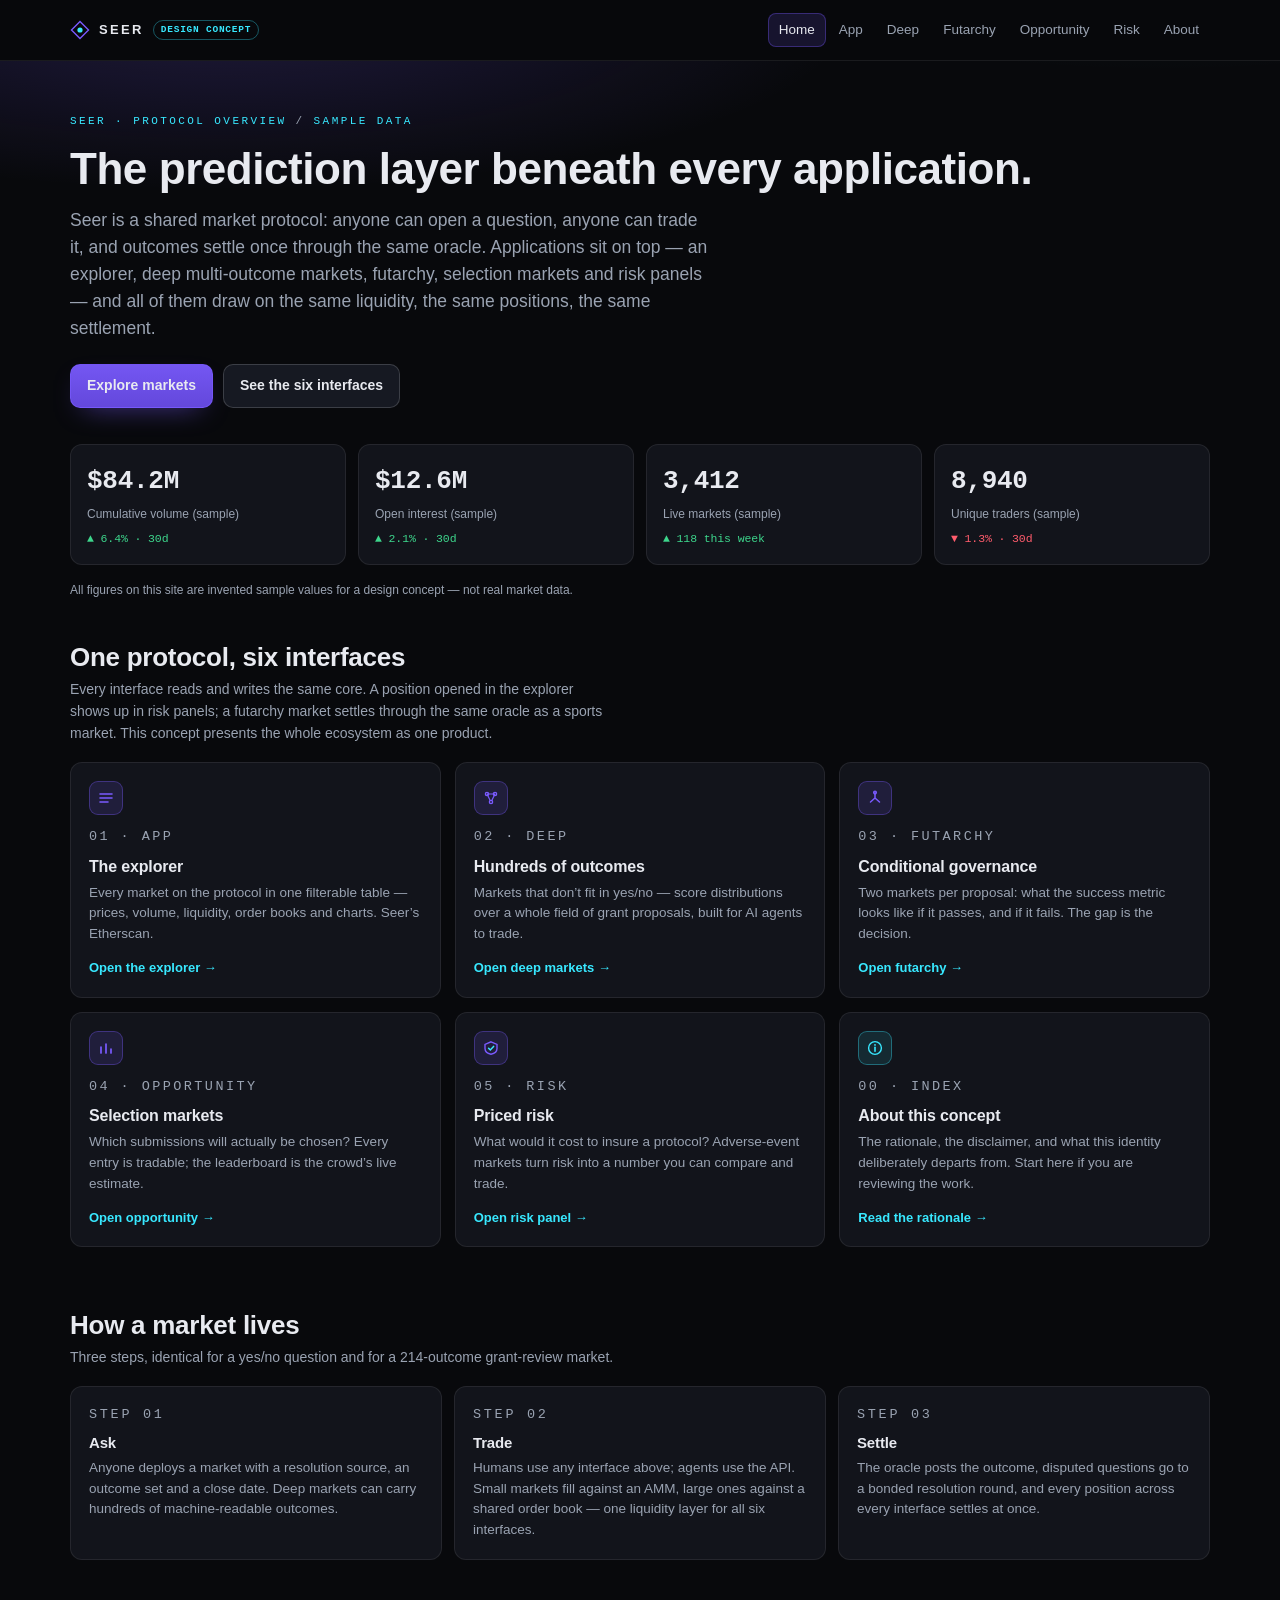
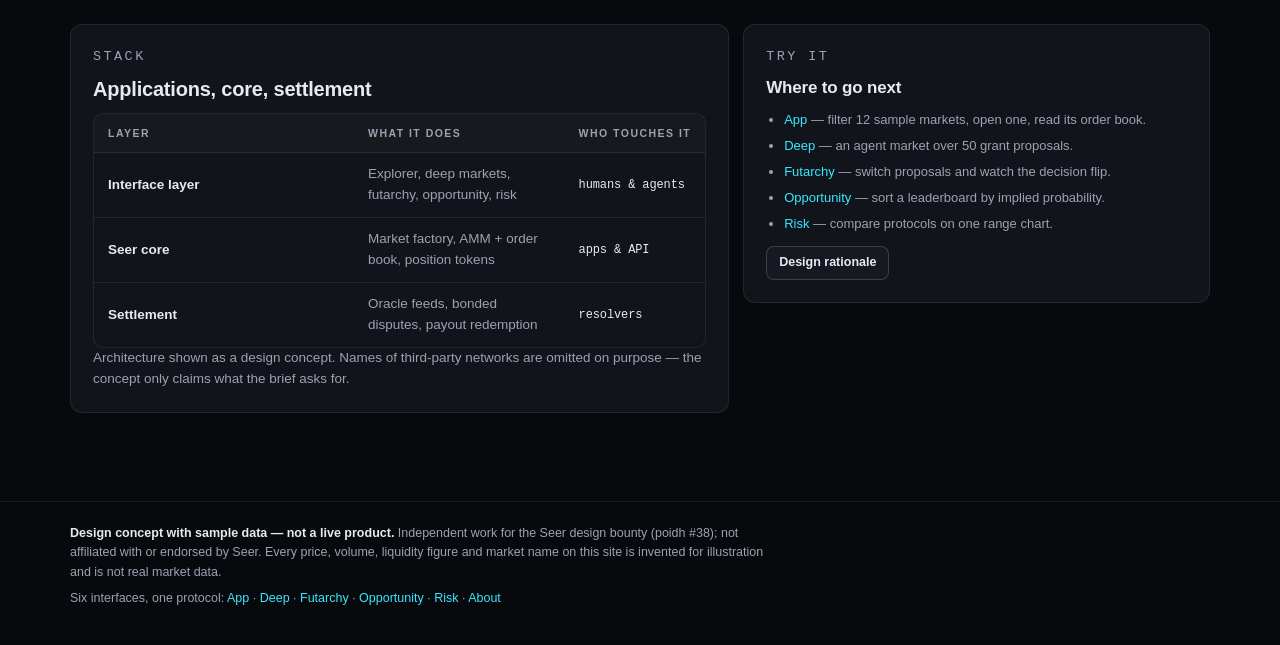
<file: index.html>
<!DOCTYPE html>
<html lang="en">
<head>
<meta charset="utf-8">
<meta name="viewport" content="width=device-width, initial-scale=1">
<title>Seer — the prediction layer beneath every application</title>
<meta name="description" content="Design concept: Seer as a shared prediction-market protocol, with six connected interfaces — explorer, deep markets, futarchy, opportunity and risk. Sample data.">
<link rel="icon" href="favicon.svg" type="image/svg+xml">
<link rel="stylesheet" href="style.css">
</head>
<body>

<header class="site-header">
  <div class="wrap header-inner">
    <a class="brand" href="index.html" aria-label="Seer design concept — home">
      <svg width="20" height="20" viewBox="0 0 20 20" fill="none" aria-hidden="true">
        <path d="M10 1.5 18.5 10 10 18.5 1.5 10Z" stroke="#7A5BFF" stroke-width="1.4"/>
        <circle cx="10" cy="10" r="2.6" fill="#38E8FF"/>
      </svg>
      <span>SEER</span>
      <span class="brand-tag">design concept</span>
    </a>
    <nav class="site-nav" aria-label="Interfaces">
      <a href="index.html" class="active">Home</a>
      <a href="app.html">App</a>
      <a href="deep.html">Deep</a>
      <a href="futarchy.html">Futarchy</a>
      <a href="opportunity.html">Opportunity</a>
      <a href="risk.html">Risk</a>
      <a href="about.html">About</a>
    </nav>
  </div>
</header>

<main>

  <!-- ============ HERO ============ -->
  <section class="hero">
    <div class="wrap">
      <p class="kicker">Seer · protocol overview <span class="sep">/</span> sample data</p>
      <h1>The prediction layer beneath every application.</h1>
      <p class="lead">Seer is a shared market protocol: anyone can open a question, anyone can
        trade it, and outcomes settle once through the same oracle. Applications sit on top —
        an explorer, deep multi-outcome markets, futarchy, selection markets and risk panels —
        and all of them draw on the same liquidity, the same positions, the same settlement.</p>
      <div class="hero-actions">
        <a class="btn primary" href="app.html">Explore markets</a>
        <a class="btn" href="#ecosystem">See the six interfaces</a>
      </div>
    </div>
  </section>

  <!-- ============ STATS ============ -->
  <section class="wrap" aria-label="Protocol snapshot">
    <div class="stats">
      <div class="stat">
        <div class="stat-val"><span class="num" data-count="84.2" data-dec="1" data-pre="$" data-suf="M">$0.0M</span></div>
        <div class="stat-label">Cumulative volume <span class="tiny muted">(sample)</span></div>
        <div class="stat-delta up num">▲ 6.4% · 30d</div>
      </div>
      <div class="stat">
        <div class="stat-val"><span class="num" data-count="12.6" data-dec="1" data-pre="$" data-suf="M">$0.0M</span></div>
        <div class="stat-label">Open interest <span class="tiny muted">(sample)</span></div>
        <div class="stat-delta up num">▲ 2.1% · 30d</div>
      </div>
      <div class="stat">
        <div class="stat-val"><span class="num" data-count="3412" data-pre="" data-suf="">0</span></div>
        <div class="stat-label">Live markets <span class="tiny muted">(sample)</span></div>
        <div class="stat-delta up num">▲ 118 this week</div>
      </div>
      <div class="stat">
        <div class="stat-val"><span class="num" data-count="8940" data-pre="" data-suf="">0</span></div>
        <div class="stat-label">Unique traders <span class="tiny muted">(sample)</span></div>
        <div class="stat-delta down num">▼ 1.3% · 30d</div>
      </div>
    </div>
    <p class="tiny muted mt">All figures on this site are invented sample values for a design
      concept — not real market data.</p>
  </section>

  <!-- ============ ECOSYSTEM ============ -->
  <section class="section" id="ecosystem">
    <div class="wrap">
      <div class="section-head">
        <h2>One protocol, six interfaces</h2>
        <p class="sub">Every interface reads and writes the same core. A position opened in the
          explorer shows up in risk panels; a futarchy market settles through the same oracle as
          a sports market. This concept presents the whole ecosystem as one product.</p>
      </div>

      <div class="g12">
        <!-- 01 App -->
        <div class="col-4">
          <a class="card card-link card-hover" href="app.html">
            <span class="icon-chip"><svg width="16" height="16" viewBox="0 0 16 16" fill="none" aria-hidden="true"><path d="M2 4h12M2 8h12M2 12h8" stroke="#7A5BFF" stroke-width="1.6" stroke-linecap="round"/></svg></span>
            <p class="card-kicker">01 · App</p>
            <h3 class="card-title">The explorer</h3>
            <p>Every market on the protocol in one filterable table — prices, volume, liquidity,
              order books and charts. Seer&rsquo;s Etherscan.</p>
            <span class="card-cta">Open the explorer →</span>
          </a>
        </div>
        <!-- 02 Deep -->
        <div class="col-4">
          <a class="card card-link card-hover" href="deep.html">
            <span class="icon-chip"><svg width="16" height="16" viewBox="0 0 16 16" fill="none" aria-hidden="true"><circle cx="4" cy="4" r="1.6" stroke="#7A5BFF" stroke-width="1.4"/><circle cx="12" cy="4" r="1.6" stroke="#7A5BFF" stroke-width="1.4"/><circle cx="8" cy="12" r="1.6" stroke="#7A5BFF" stroke-width="1.4"/><path d="M4 4h8M4 4l3.2 6.4M12 4 8.8 10.4" stroke="#7A5BFF" stroke-width="1.2"/></svg></span>
            <p class="card-kicker">02 · Deep</p>
            <h3 class="card-title">Hundreds of outcomes</h3>
            <p>Markets that don&rsquo;t fit in yes/no — score distributions over a whole field of
              grant proposals, built for AI agents to trade.</p>
            <span class="card-cta">Open deep markets →</span>
          </a>
        </div>
        <!-- 03 Futarchy -->
        <div class="col-4">
          <a class="card card-link card-hover" href="futarchy.html">
            <span class="icon-chip"><svg width="16" height="16" viewBox="0 0 16 16" fill="none" aria-hidden="true"><path d="M8 2v6M8 8 3.5 12M8 8l4.5 4" stroke="#7A5BFF" stroke-width="1.5" stroke-linecap="round"/><circle cx="8" cy="2.6" r="1.4" stroke="#7A5BFF" stroke-width="1.3"/></svg></span>
            <p class="card-kicker">03 · Futarchy</p>
            <h3 class="card-title">Conditional governance</h3>
            <p>Two markets per proposal: what the success metric looks like if it passes, and if
              it fails. The gap is the decision.</p>
            <span class="card-cta">Open futarchy →</span>
          </a>
        </div>
        <!-- 04 Opportunity -->
        <div class="col-4">
          <a class="card card-link card-hover" href="opportunity.html">
            <span class="icon-chip"><svg width="16" height="16" viewBox="0 0 16 16" fill="none" aria-hidden="true"><path d="M3 13V7M8 13V4M13 13V9" stroke="#7A5BFF" stroke-width="1.7" stroke-linecap="round"/></svg></span>
            <p class="card-kicker">04 · Opportunity</p>
            <h3 class="card-title">Selection markets</h3>
            <p>Which submissions will actually be chosen? Every entry is tradable; the
              leaderboard is the crowd&rsquo;s live estimate.</p>
            <span class="card-cta">Open opportunity →</span>
          </a>
        </div>
        <!-- 05 Risk -->
        <div class="col-4">
          <a class="card card-link card-hover" href="risk.html">
            <span class="icon-chip"><svg width="16" height="16" viewBox="0 0 16 16" fill="none" aria-hidden="true"><path d="M8 1.8 14 4.4v4.1c0 3.2-2.3 5-6 5.8-3.7-.8-6-2.6-6-5.8V4.4L8 1.8Z" stroke="#7A5BFF" stroke-width="1.4"/><path d="M5.6 8.2 7.3 10l3.3-3.6" stroke="#38E8FF" stroke-width="1.5" stroke-linecap="round"/></svg></span>
            <p class="card-kicker">05 · Risk</p>
            <h3 class="card-title">Priced risk</h3>
            <p>What would it cost to insure a protocol? Adverse-event markets turn risk into a
              number you can compare and trade.</p>
            <span class="card-cta">Open risk panel →</span>
          </a>
        </div>
        <!-- 06 About -->
        <div class="col-4">
          <a class="card card-link card-hover" href="about.html">
            <span class="icon-chip cyan"><svg width="16" height="16" viewBox="0 0 16 16" fill="none" aria-hidden="true"><circle cx="8" cy="8" r="6.4" stroke="#38E8FF" stroke-width="1.4"/><path d="M8 7.2v4" stroke="#38E8FF" stroke-width="1.6" stroke-linecap="round"/><circle cx="8" cy="4.9" r=".9" fill="#38E8FF"/></svg></span>
            <p class="card-kicker">00 · Index</p>
            <h3 class="card-title">About this concept</h3>
            <p>The rationale, the disclaimer, and what this identity deliberately departs from.
              Start here if you are reviewing the work.</p>
            <span class="card-cta">Read the rationale →</span>
          </a>
        </div>
      </div>
    </div>
  </section>

  <!-- ============ HOW IT WORKS ============ -->
  <section class="section">
    <div class="wrap">
      <div class="section-head">
        <h2>How a market lives</h2>
        <p class="sub">Three steps, identical for a yes/no question and for a 214-outcome
          grant-review market.</p>
      </div>
      <div class="steps">
        <div class="step">
          <p class="step-n">STEP 01</p>
          <h3>Ask</h3>
          <p>Anyone deploys a market with a resolution source, an outcome set and a close date.
            Deep markets can carry hundreds of machine-readable outcomes.</p>
        </div>
        <div class="step">
          <p class="step-n">STEP 02</p>
          <h3>Trade</h3>
          <p>Humans use any interface above; agents use the API. Small markets fill against an
            AMM, large ones against a shared order book — one liquidity layer for all six
            interfaces.</p>
        </div>
        <div class="step">
          <p class="step-n">STEP 03</p>
          <h3>Settle</h3>
          <p>The oracle posts the outcome, disputed questions go to a bonded resolution round,
            and every position across every interface settles at once.</p>
        </div>
      </div>
    </div>
  </section>

  <!-- ============ ARCHITECTURE ============ -->
  <section class="section">
    <div class="wrap">
      <div class="g12">
        <div class="col-7">
          <div class="card pad-lg">
            <p class="card-kicker">Stack</p>
            <h2 style="font-size:20px">Applications, core, settlement</h2>
            <div class="table-wrap" style="border-radius:10px">
              <table class="data" style="min-width:520px">
                <thead><tr><th>Layer</th><th>What it does</th><th>Who touches it</th></tr></thead>
                <tbody>
                  <tr class="plain"><td class="q">Interface layer</td>
                    <td class="muted">Explorer, deep markets, futarchy, opportunity, risk</td>
                    <td class="num tiny">humans &amp; agents</td></tr>
                  <tr class="plain"><td class="q">Seer core</td>
                    <td class="muted">Market factory, AMM + order book, position tokens</td>
                    <td class="num tiny">apps &amp; API</td></tr>
                  <tr class="plain"><td class="q">Settlement</td>
                    <td class="muted">Oracle feeds, bonded disputes, payout redemption</td>
                    <td class="num tiny">resolvers</td></tr>
                </tbody>
              </table>
            </div>
            <p class="tiny muted mt">Architecture shown as a design concept. Names of third-party
              networks are omitted on purpose — the concept only claims what the brief asks for.</p>
          </div>
        </div>
        <div class="col-5">
          <div class="card pad-lg">
            <p class="card-kicker">Try it</p>
            <h3>Where to go next</h3>
            <ul class="small muted" style="padding-left:18px">
              <li><a href="app.html">App</a> — filter 12 sample markets, open one, read its order book.</li>
              <li><a href="deep.html">Deep</a> — an agent market over 50 grant proposals.</li>
              <li><a href="futarchy.html">Futarchy</a> — switch proposals and watch the decision flip.</li>
              <li><a href="opportunity.html">Opportunity</a> — sort a leaderboard by implied probability.</li>
              <li><a href="risk.html">Risk</a> — compare protocols on one range chart.</li>
            </ul>
            <a class="btn sm" href="about.html">Design rationale</a>
          </div>
        </div>
      </div>
    </div>
  </section>

</main>

<footer class="site-footer">
  <div class="wrap">
    <p class="foot-line"><strong>Design concept with sample data — not a live product.</strong>
      Independent work for the Seer design bounty (poidh #38); not affiliated with or endorsed by
      Seer. Every price, volume, liquidity figure and market name on this site is invented for
      illustration and is not real market data.</p>
    <p class="foot-line">Six interfaces, one protocol: <a href="app.html">App</a> ·
      <a href="deep.html">Deep</a> · <a href="futarchy.html">Futarchy</a> ·
      <a href="opportunity.html">Opportunity</a> · <a href="risk.html">Risk</a> ·
      <a href="about.html">About</a></p>
  </div>
</footer>

<script src="site.js"></script>
<script>
  $$('.stat-val .num').forEach(countUp);
</script>
</body>
</html>
</file>
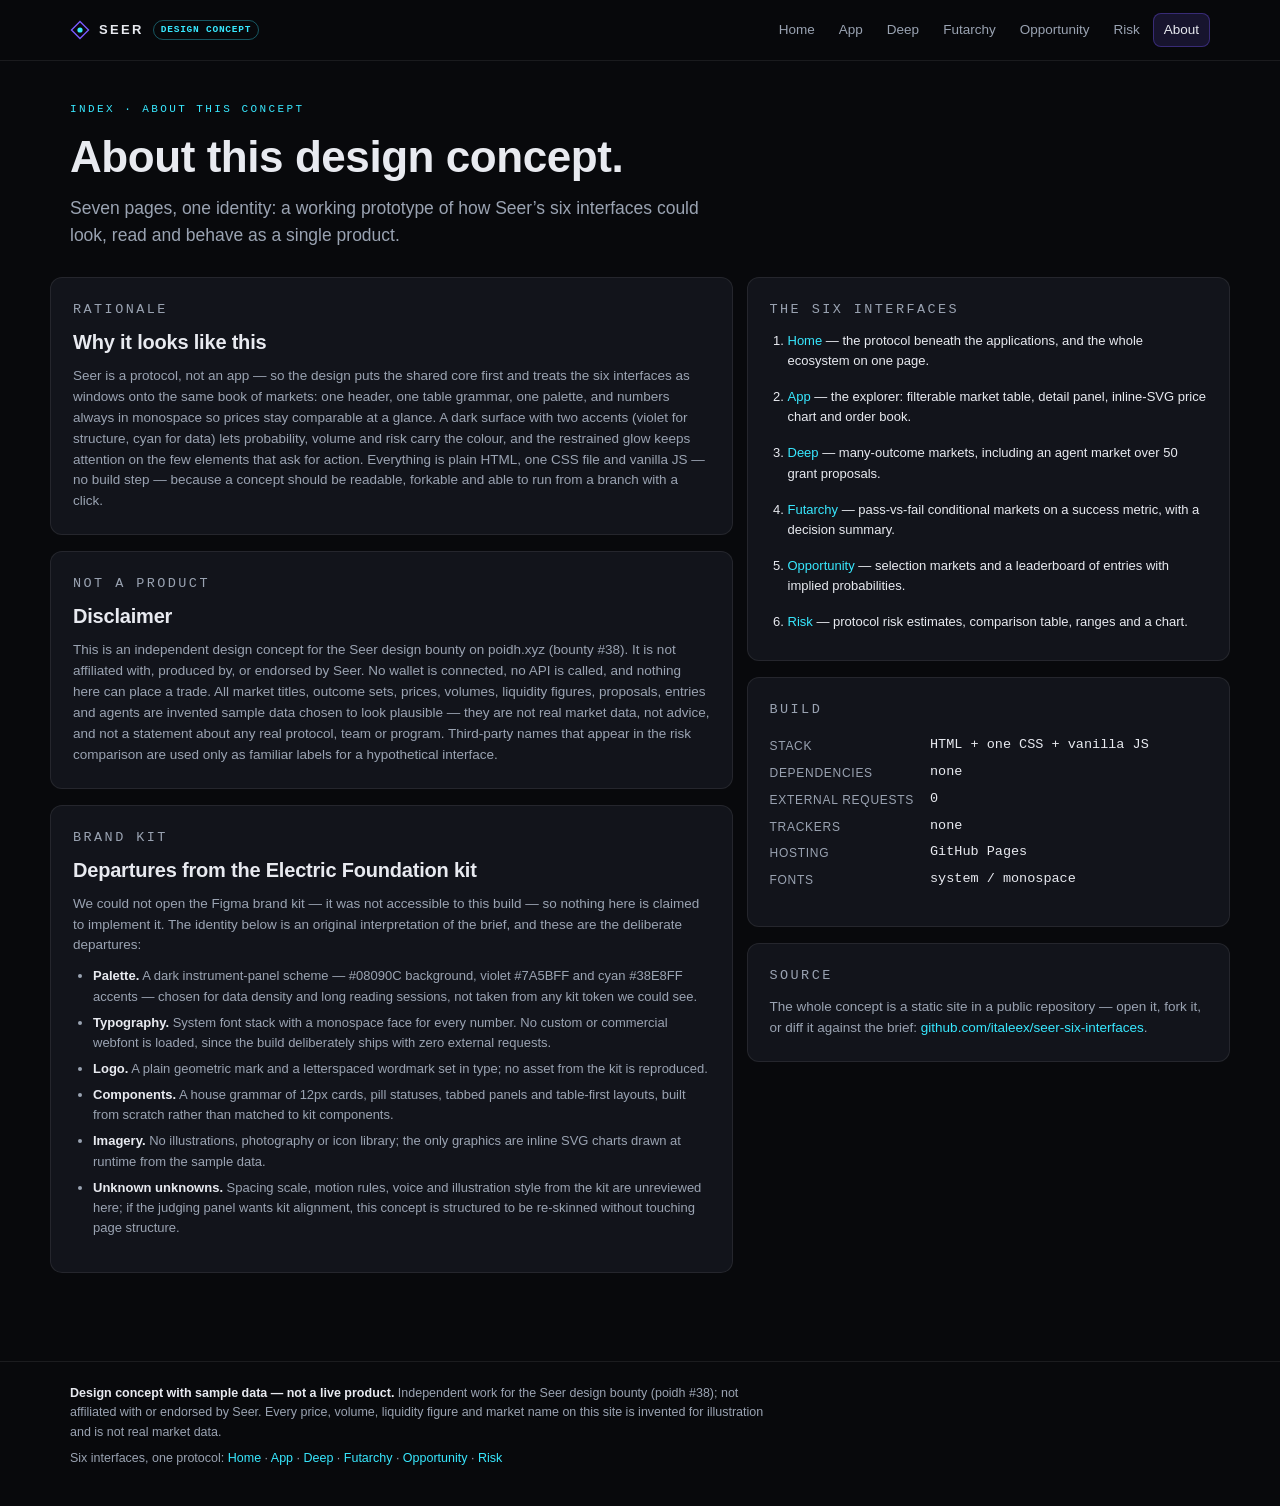
<file: about.html>
<!DOCTYPE html>
<html lang="en">
<head>
<meta charset="utf-8">
<meta name="viewport" content="width=device-width, initial-scale=1">
<title>About this concept — Seer, six interfaces</title>
<meta name="description" content="Rationale, disclaimer and brand-kit notes for the Seer six-interfaces design concept (poidh #38). Sample data, not a live product.">
<link rel="icon" href="favicon.svg" type="image/svg+xml">
<link rel="stylesheet" href="style.css">
</head>
<body>

<header class="site-header">
  <div class="wrap header-inner">
    <a class="brand" href="index.html" aria-label="Seer design concept — home">
      <svg width="20" height="20" viewBox="0 0 20 20" fill="none" aria-hidden="true">
        <path d="M10 1.5 18.5 10 10 18.5 1.5 10Z" stroke="#7A5BFF" stroke-width="1.4"/>
        <circle cx="10" cy="10" r="2.6" fill="#38E8FF"/>
      </svg>
      <span>SEER</span>
      <span class="brand-tag">design concept</span>
    </a>
    <nav class="site-nav" aria-label="Interfaces">
      <a href="index.html">Home</a>
      <a href="app.html">App</a>
      <a href="deep.html">Deep</a>
      <a href="futarchy.html">Futarchy</a>
      <a href="opportunity.html">Opportunity</a>
      <a href="risk.html">Risk</a>
      <a href="about.html" class="active">About</a>
    </nav>
  </div>
</header>

<main>
  <section class="page-head">
    <div class="wrap">
      <p class="kicker">Index · About this concept</p>
      <h1>About this design concept.</h1>
      <p class="lead">Seven pages, one identity: a working prototype of how Seer&rsquo;s six
        interfaces could look, read and behave as a single product.</p>
    </div>
  </section>

  <section class="wrap section" style="padding-top:20px">
    <div class="g12" style="align-items:start">

      <div class="col-7">
        <div class="card pad-lg mb">
          <p class="card-kicker">Rationale</p>
          <h2 style="font-size:20px">Why it looks like this</h2>
          <p class="small muted">Seer is a protocol, not an app — so the design puts the shared
            core first and treats the six interfaces as windows onto the same book of markets:
            one header, one table grammar, one palette, and numbers always in monospace so prices
            stay comparable at a glance. A dark surface with two accents (violet for structure,
            cyan for data) lets probability, volume and risk carry the colour, and the restrained
            glow keeps attention on the few elements that ask for action. Everything is plain
            HTML, one CSS file and vanilla JS — no build step — because a concept should be
            readable, forkable and able to run from a branch with a click.</p>
        </div>
        <div class="card pad-lg mb">
          <p class="card-kicker">Not a product</p>
          <h2 style="font-size:20px">Disclaimer</h2>
          <p class="small muted">This is an independent design concept for the Seer design
            bounty on poidh.xyz (bounty #38). It is not affiliated with, produced by, or endorsed
            by Seer. No wallet is connected, no API is called, and nothing here can place a trade.
            All market titles, outcome sets, prices, volumes, liquidity figures, proposals,
            entries and agents are invented sample data chosen to look plausible — they are not
            real market data, not advice, and not a statement about any real protocol, team or
            program. Third-party names that appear in the risk comparison are used only as
            familiar labels for a hypothetical interface.</p>
        </div>
        <div class="card pad-lg">
          <p class="card-kicker">Brand kit</p>
          <h2 style="font-size:20px">Departures from the Electric Foundation kit</h2>
          <p class="small muted">We could not open the Figma brand kit — it was not accessible to
            this build — so nothing here is claimed to implement it. The identity below is an
            original interpretation of the brief, and these are the deliberate departures:</p>
          <ul class="small muted">
            <li><strong style="color:var(--text)">Palette.</strong> A dark instrument-panel
              scheme — #08090C background, violet #7A5BFF and cyan #38E8FF accents — chosen for
              data density and long reading sessions, not taken from any kit token we could see.</li>
            <li><strong style="color:var(--text)">Typography.</strong> System font stack with a
              monospace face for every number. No custom or commercial webfont is loaded, since
              the build deliberately ships with zero external requests.</li>
            <li><strong style="color:var(--text)">Logo.</strong> A plain geometric mark and a
              letterspaced wordmark set in type; no asset from the kit is reproduced.</li>
            <li><strong style="color:var(--text)">Components.</strong> A house grammar of 12px
              cards, pill statuses, tabbed panels and table-first layouts, built from scratch
              rather than matched to kit components.</li>
            <li><strong style="color:var(--text)">Imagery.</strong> No illustrations, photography
              or icon library; the only graphics are inline SVG charts drawn at runtime from the
              sample data.</li>
            <li><strong style="color:var(--text)">Unknown unknowns.</strong> Spacing scale,
              motion rules, voice and illustration style from the kit are unreviewed here; if the
              judging panel wants kit alignment, this concept is structured to be re-skinned
              without touching page structure.</li>
          </ul>
        </div>
      </div>

      <div class="col-5">
        <div class="card pad-lg mb">
          <p class="card-kicker">The six interfaces</p>
          <ol class="small" style="padding-left:18px;margin:0">
            <li class="mb"><a href="index.html">Home</a> — the protocol beneath the applications,
              and the whole ecosystem on one page.</li>
            <li class="mb"><a href="app.html">App</a> — the explorer: filterable market table,
              detail panel, inline-SVG price chart and order book.</li>
            <li class="mb"><a href="deep.html">Deep</a> — many-outcome markets, including an agent
              market over 50 grant proposals.</li>
            <li class="mb"><a href="futarchy.html">Futarchy</a> — pass-vs-fail conditional
              markets on a success metric, with a decision summary.</li>
            <li class="mb"><a href="opportunity.html">Opportunity</a> — selection markets and a
              leaderboard of entries with implied probabilities.</li>
            <li><a href="risk.html">Risk</a> — protocol risk estimates, comparison table, ranges
              and a chart.</li>
          </ol>
        </div>
        <div class="card pad-lg mb">
          <p class="card-kicker">Build</p>
          <dl class="kv">
            <dt>Stack</dt><dd>HTML + one CSS + vanilla JS</dd>
            <dt>Dependencies</dt><dd>none</dd>
            <dt>External requests</dt><dd>0</dd>
            <dt>Trackers</dt><dd>none</dd>
            <dt>Hosting</dt><dd>GitHub Pages</dd>
            <dt>Fonts</dt><dd>system / monospace</dd>
          </dl>
        </div>
        <div class="card pad-lg">
          <p class="card-kicker">Source</p>
          <p class="small muted">The whole concept is a static site in a public repository —
            open it, fork it, or diff it against the brief:
            <a href="https://github.com/italeex/seer-six-interfaces">github.com/italeex/seer-six-interfaces</a>.</p>
        </div>
      </div>

    </div>
  </section>
</main>

<footer class="site-footer">
  <div class="wrap">
    <p class="foot-line"><strong>Design concept with sample data — not a live product.</strong>
      Independent work for the Seer design bounty (poidh #38); not affiliated with or endorsed by
      Seer. Every price, volume, liquidity figure and market name on this site is invented for
      illustration and is not real market data.</p>
    <p class="foot-line">Six interfaces, one protocol: <a href="index.html">Home</a> ·
      <a href="app.html">App</a> · <a href="deep.html">Deep</a> ·
      <a href="futarchy.html">Futarchy</a> · <a href="opportunity.html">Opportunity</a> ·
      <a href="risk.html">Risk</a></p>
  </div>
</footer>

<script src="site.js"></script>
</body>
</html>
</file>
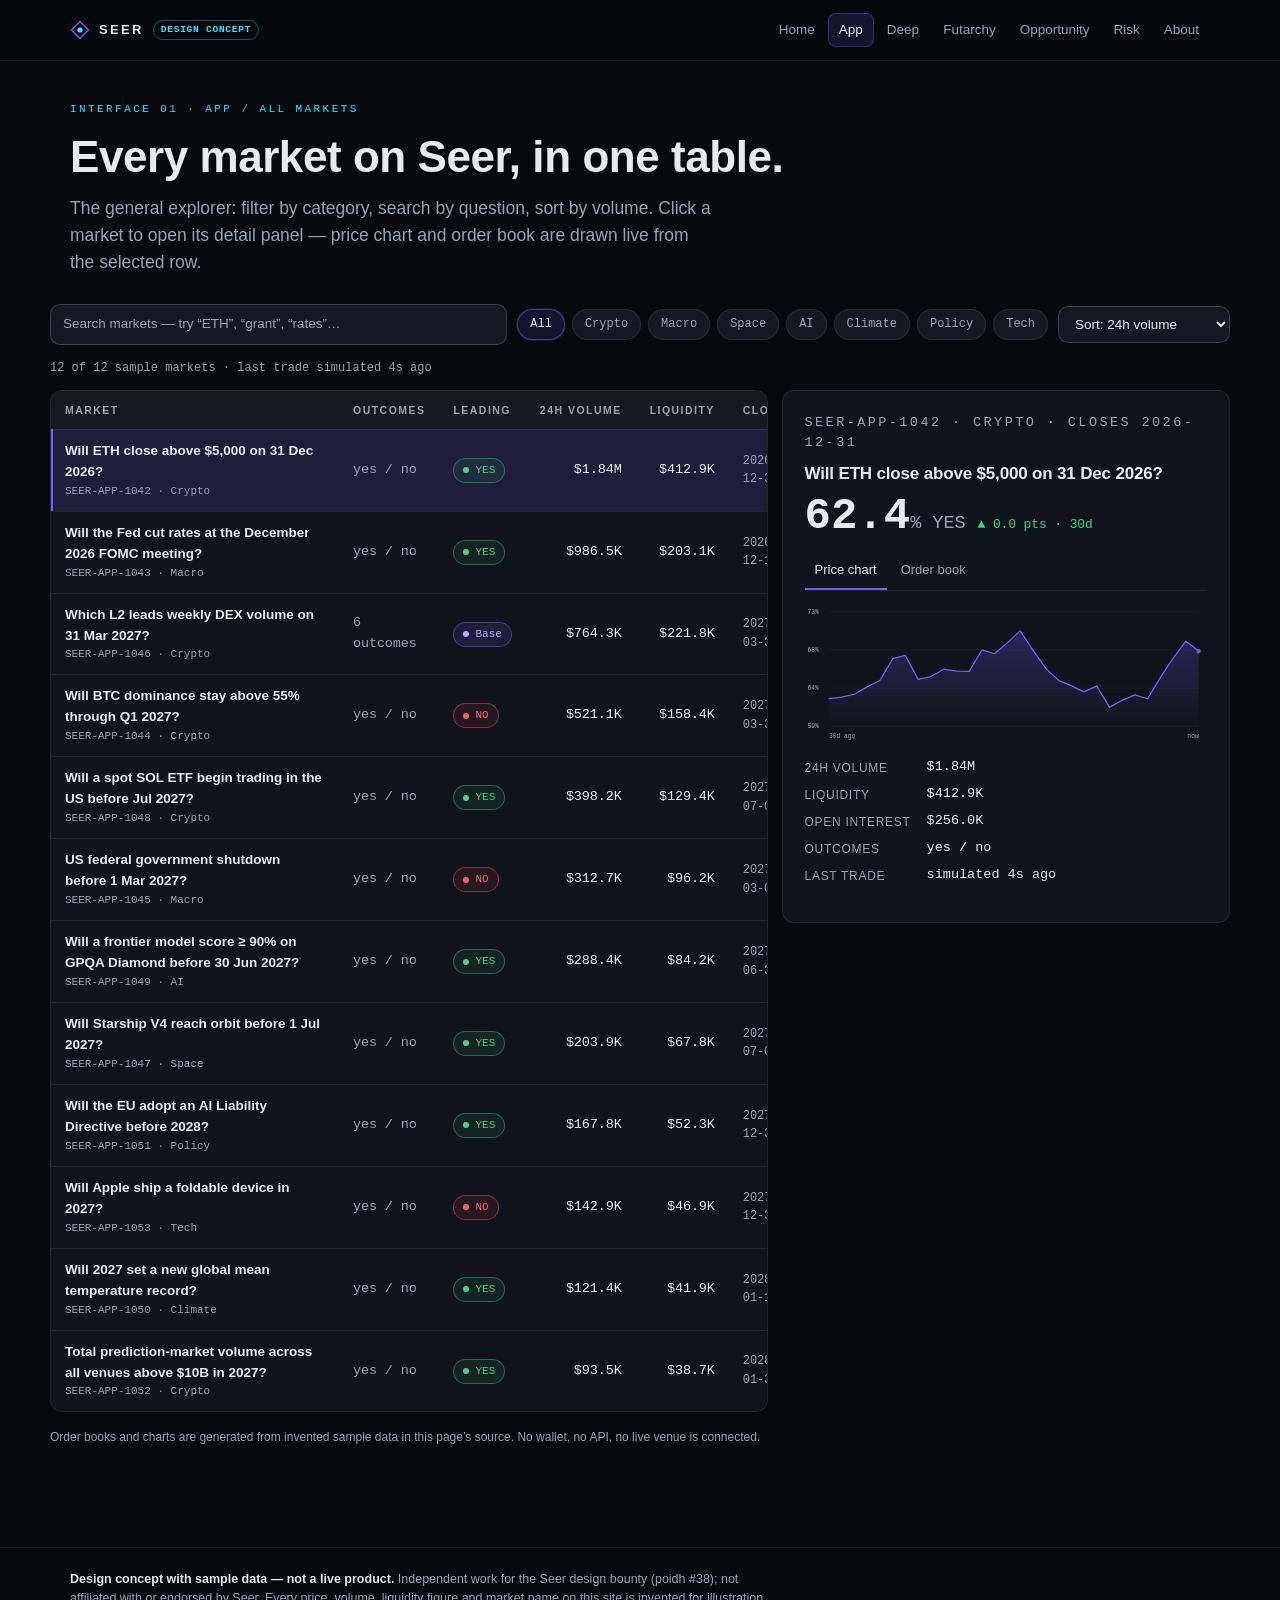
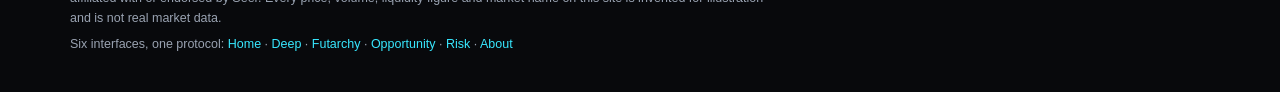
<file: app.html>
<!DOCTYPE html>
<html lang="en">
<head>
<meta charset="utf-8">
<meta name="viewport" content="width=device-width, initial-scale=1">
<title>Seer App — every market in one table</title>
<meta name="description" content="Design concept: the Seer explorer. Filterable market table, detail panel with inline-SVG price chart and order book. Sample data.">
<link rel="icon" href="favicon.svg" type="image/svg+xml">
<link rel="stylesheet" href="style.css">
</head>
<body>

<header class="site-header">
  <div class="wrap header-inner">
    <a class="brand" href="index.html" aria-label="Seer design concept — home">
      <svg width="20" height="20" viewBox="0 0 20 20" fill="none" aria-hidden="true">
        <path d="M10 1.5 18.5 10 10 18.5 1.5 10Z" stroke="#7A5BFF" stroke-width="1.4"/>
        <circle cx="10" cy="10" r="2.6" fill="#38E8FF"/>
      </svg>
      <span>SEER</span>
      <span class="brand-tag">design concept</span>
    </a>
    <nav class="site-nav" aria-label="Interfaces">
      <a href="index.html">Home</a>
      <a href="app.html" class="active">App</a>
      <a href="deep.html">Deep</a>
      <a href="futarchy.html">Futarchy</a>
      <a href="opportunity.html">Opportunity</a>
      <a href="risk.html">Risk</a>
      <a href="about.html">About</a>
    </nav>
  </div>
</header>

<main>
  <section class="page-head">
    <div class="wrap">
      <p class="kicker">Interface 01 · App <span class="sep">/</span> all markets</p>
      <h1>Every market on Seer, in one table.</h1>
      <p class="lead">The general explorer: filter by category, search by question, sort by
        volume. Click a market to open its detail panel — price chart and order book are drawn
        live from the selected row.</p>
    </div>
  </section>

  <section class="wrap section" style="padding-top:20px">

    <div class="toolbar">
      <input type="search" id="q" placeholder="Search markets — try “ETH”, “grant”, “rates”…" aria-label="Search markets">
      <div class="chips" id="cats" role="group" aria-label="Category filter"></div>
      <select id="sort" aria-label="Sort markets">
        <option value="vol">Sort: 24h volume</option>
        <option value="liq">Sort: liquidity</option>
        <option value="price">Sort: leading price</option>
        <option value="close">Sort: closing soonest</option>
      </select>
    </div>
    <p class="result-count" id="count"></p>

    <div class="split" style="align-items:start">
      <!-- market list -->
      <div class="table-wrap">
        <table class="data" id="tbl">
          <thead>
            <tr>
              <th>Market</th><th>Outcomes</th><th>Leading</th><th class="right">24h volume</th>
              <th class="right">Liquidity</th><th>Closes</th>
            </tr>
          </thead>
          <tbody></tbody>
        </table>
      </div>

      <!-- detail panel -->
      <div class="sticky">
        <div class="card pad-lg" id="detail"></div>
      </div>
    </div>

    <p class="tiny muted mt">Order books and charts are generated from invented sample data in
      this page&rsquo;s source. No wallet, no API, no live venue is connected.</p>
  </section>
</main>

<footer class="site-footer">
  <div class="wrap">
    <p class="foot-line"><strong>Design concept with sample data — not a live product.</strong>
      Independent work for the Seer design bounty (poidh #38); not affiliated with or endorsed by
      Seer. Every price, volume, liquidity figure and market name on this site is invented for
      illustration and is not real market data.</p>
    <p class="foot-line">Six interfaces, one protocol: <a href="index.html">Home</a> ·
      <a href="deep.html">Deep</a> · <a href="futarchy.html">Futarchy</a> ·
      <a href="opportunity.html">Opportunity</a> · <a href="risk.html">Risk</a> ·
      <a href="about.html">About</a></p>
  </div>
</footer>

<script src="site.js"></script>
<script>
/* ---- sample market inventory (invented figures) ---- */
const MARKETS = [
  { id:'SEER-APP-1042', cat:'Crypto',  q:'Will ETH close above $5,000 on 31 Dec 2026?',          n:2, lead:'YES', price:62.4, vol:1842300, liq:412900, close:'2026-12-31', seed:11,  drift:.12 },
  { id:'SEER-APP-1043', cat:'Macro',   q:'Will the Fed cut rates at the December 2026 FOMC meeting?', n:2, lead:'YES', price:71.2, vol:986540,  liq:203110, close:'2026-12-16', seed:22,  drift:.05 },
  { id:'SEER-APP-1044', cat:'Crypto',  q:'Will BTC dominance stay above 55% through Q1 2027?',    n:2, lead:'NO',  price:44.8, vol:521070,  liq:158400, close:'2027-03-31', seed:33,  drift:-.10 },
  { id:'SEER-APP-1046', cat:'Crypto',  q:'Which L2 leads weekly DEX volume on 31 Mar 2027?',      n:6, lead:'Base', price:38.1, vol:764310, liq:221800, close:'2027-03-31', seed:55,  drift:.08 },
  { id:'SEER-APP-1045', cat:'Macro',   q:'US federal government shutdown before 1 Mar 2027?',     n:2, lead:'NO',  price:21.1, vol:312660,  liq:96220,  close:'2027-03-01', seed:44,  drift:-.03 },
  { id:'SEER-APP-1047', cat:'Space',   q:'Will Starship V4 reach orbit before 1 Jul 2027?',       n:2, lead:'YES', price:55.7, vol:203940,  liq:67800,  close:'2027-07-01', seed:66,  drift:.15 },
  { id:'SEER-APP-1048', cat:'Crypto',  q:'Will a spot SOL ETF begin trading in the US before Jul 2027?', n:2, lead:'YES', price:41.3, vol:398210, liq:129400, close:'2027-07-01', seed:77, drift:.02 },
  { id:'SEER-APP-1049', cat:'AI',      q:'Will a frontier model score ≥ 90% on GPQA Diamond before 30 Jun 2027?', n:2, lead:'YES', price:36.9, vol:288420, liq:84200, close:'2027-06-30', seed:88, drift:.20 },
  { id:'SEER-APP-1050', cat:'Climate', q:'Will 2027 set a new global mean temperature record?',   n:2, lead:'YES', price:68.5, vol:121360,  liq:41900,  close:'2028-01-15', seed:99,  drift:.06 },
  { id:'SEER-APP-1051', cat:'Policy',  q:'Will the EU adopt an AI Liability Directive before 2028?', n:2, lead:'YES', price:52.0, vol:167780, liq:52300, close:'2027-12-31', seed:101, drift:-.05 },
  { id:'SEER-APP-1052', cat:'Crypto',  q:'Total prediction-market volume across all venues above $10B in 2027?', n:2, lead:'YES', price:29.4, vol:93450, liq:38700, close:'2028-01-31', seed:111, drift:.10 },
  { id:'SEER-APP-1053', cat:'Tech',    q:'Will Apple ship a foldable device in 2027?',            n:2, lead:'NO',  price:17.4, vol:142910,  liq:46900,  close:'2027-12-31', seed:121, drift:-.08 }
];

const S = { q:'', cat:'All', sort:'vol', sel:MARKETS[0], tab:'chart' };

/* category chips */
const cats = ['All', ...new Set(MARKETS.map(m => m.cat))];
const catsBox = $('#cats');
catsBox.innerHTML = cats.map(c => `<button class="chip${c === S.cat ? ' on' : ''}" data-cat="${c}">${c}</button>`).join('');
catsBox.addEventListener('click', e => {
  const b = e.target.closest('.chip'); if (!b) return;
  S.cat = b.dataset.cat;
  $$('.chip', catsBox).forEach(x => x.classList.toggle('on', x === b));
  renderList();
});
$('#q').addEventListener('input', e => { S.q = e.target.value.trim().toLowerCase(); renderList(); });
$('#sort').addEventListener('change', e => { S.sort = e.target.value; renderList(); });

function rows(){
  let r = MARKETS.filter(m =>
    (S.cat === 'All' || m.cat === S.cat) &&
    (!S.q || (m.q + ' ' + m.id + ' ' + m.cat + ' ' + m.lead).toLowerCase().includes(S.q)));
  const cmp = {
    vol:   (a, b) => b.vol - a.vol,
    liq:   (a, b) => b.liq - a.liq,
    price: (a, b) => b.price - a.price,
    close: (a, b) => a.close.localeCompare(b.close)
  }[S.sort];
  return r.sort(cmp);
}

function renderList(){
  const list = rows();
  $('#count').textContent = `${list.length} of ${MARKETS.length} sample markets · last trade simulated 4s ago`;
  const tb = $('#tbl tbody');
  tb.innerHTML = list.map(m => `
    <tr data-id="${m.id}" class="${S.sel && S.sel.id === m.id ? 'sel' : ''}">
      <td><div class="q">${m.q}</div><div class="id">${m.id} · ${m.cat}</div></td>
      <td class="num muted">${m.n === 2 ? 'yes / no' : m.n + ' outcomes'}</td>
      <td><span class="pill ${m.lead === 'YES' ? 'success' : m.lead === 'NO' ? 'danger' : 'violet'}"><span class="dot"></span>${m.lead}</span></td>
      <td class="right num">${fmtUsd(m.vol)}</td>
      <td class="right num">${fmtUsd(m.liq)}</td>
      <td class="num tiny muted">${m.close}</td>
    </tr>`).join('');
  if (!list.some(m => m.id === S.sel.id) && list.length) S.sel = list[0];
  renderDetail();
}

$('#tbl').addEventListener('click', e => {
  const tr = e.target.closest('tr[data-id]'); if (!tr) return;
  S.sel = MARKETS.find(m => m.id === tr.dataset.id);
  $$('#tbl tbody tr').forEach(x => x.classList.toggle('sel', x === tr));
  renderDetail();
});

function renderDetail(){
  const m = S.sel;
  const data = walk(m.seed, 30, m.price, 3.6, m.drift);
  const d0 = data[0], delta = m.price - d0;
  $('#detail').innerHTML = `
    <p class="card-kicker">${m.id} · ${m.cat} · closes ${m.close}</p>
    <h3 style="margin-bottom:10px">${m.q}</h3>
    <div style="display:flex;align-items:baseline;gap:12px;flex-wrap:wrap">
      <span class="big-num">${m.price.toFixed(1)}<small>% ${m.lead}</small></span>
      <span class="${delta >= 0 ? 'up' : 'down'} num small">${delta >= 0 ? '▲' : '▼'} ${Math.abs(delta).toFixed(1)} pts · 30d</span>
    </div>
    <div class="tabs" role="tablist">
      <button class="tab" id="tab-chart" role="tab" aria-selected="${S.tab === 'chart'}">Price chart</button>
      <button class="tab" id="tab-book"  role="tab" aria-selected="${S.tab === 'book'}">Order book</button>
    </div>
    <div id="pane-chart" style="display:${S.tab === 'chart' ? 'block' : 'none'}">
      <svg class="chart" id="chart" role="img" aria-label="30-day price chart"></svg>
    </div>
    <div id="pane-book" style="display:${S.tab === 'book' ? 'block' : 'none'}">
      <div class="ob" id="book"></div>
    </div>
    <dl class="kv mt">
      <dt>24h volume</dt><dd>${fmtUsd(m.vol)}</dd>
      <dt>Liquidity</dt><dd>${fmtUsd(m.liq)}</dd>
      <dt>Open interest</dt><dd>${fmtUsd(m.liq * 0.62)}</dd>
      <dt>Outcomes</dt><dd>${m.n === 2 ? 'yes / no' : m.n + ' · listed'}</dd>
      <dt>Last trade</dt><dd>simulated 4s ago</dd>
    </dl>`;
  priceChart($('#chart'), data, { gradId:'gApp', x0:'30d ago', x1:'now' });
  orderBook($('#book'), m.price, m.seed + 1);
  $('#tab-chart').onclick = () => { S.tab = 'chart'; renderDetail(); };
  $('#tab-book').onclick  = () => { S.tab = 'book';  renderDetail(); };
}

renderList();
</script>
</body>
</html>
</file>
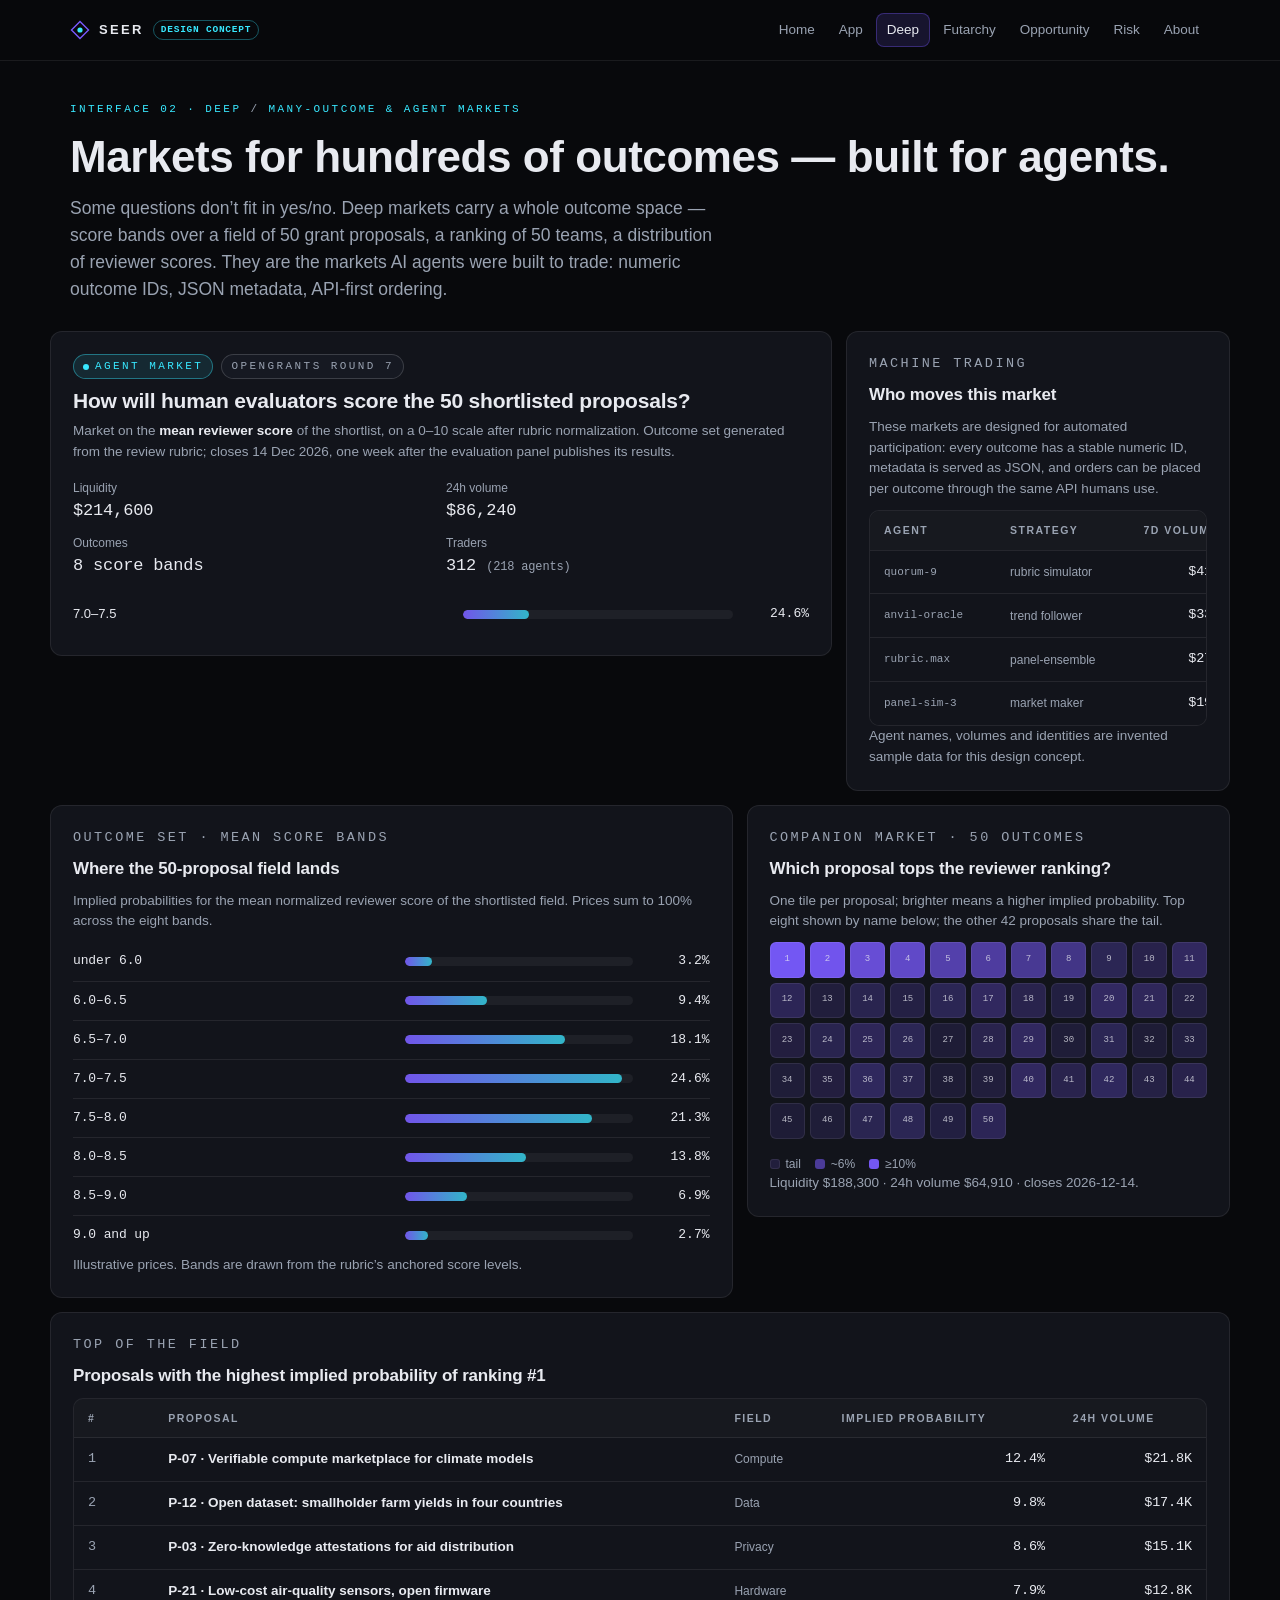
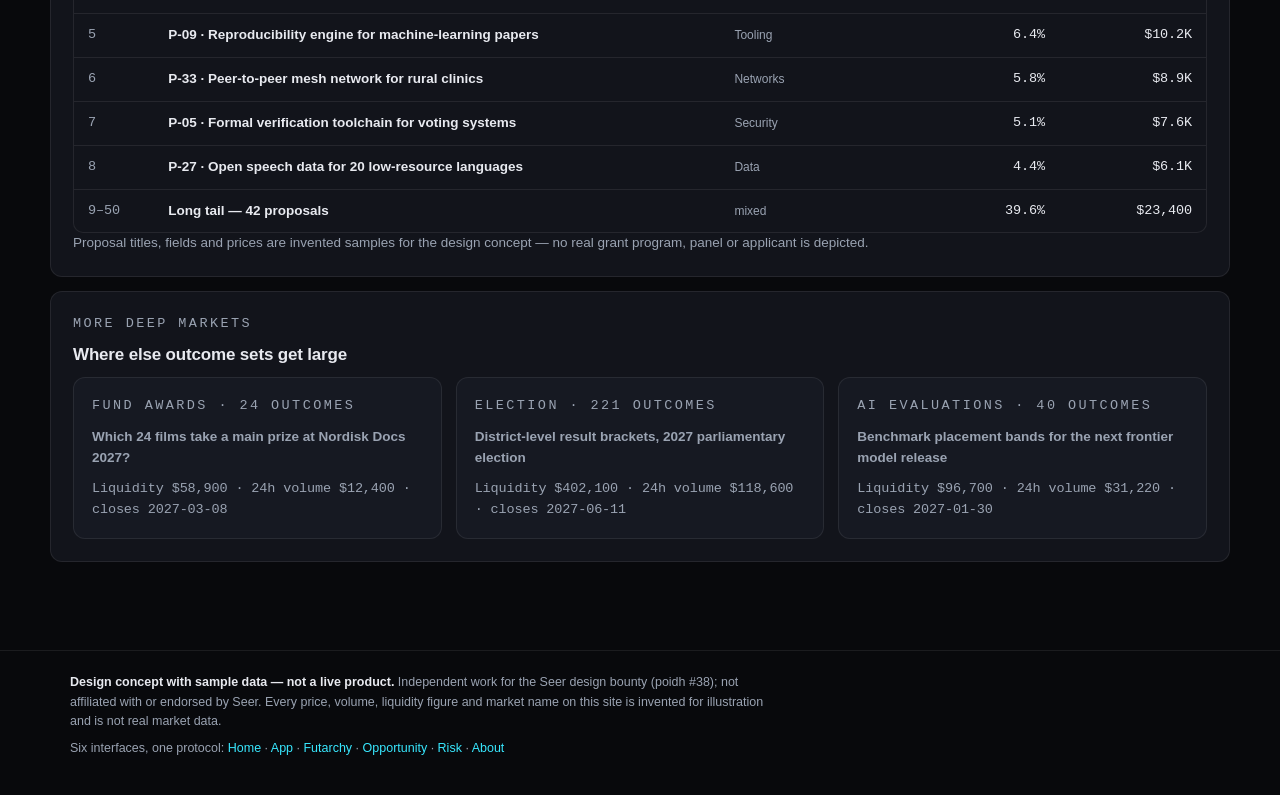
<file: deep.html>
<!DOCTYPE html>
<html lang="en">
<head>
<meta charset="utf-8">
<meta name="viewport" content="width=device-width, initial-scale=1">
<title>Seer Deep — hundreds of outcomes, built for agents</title>
<meta name="description" content="Design concept: deep multi-outcome markets, including markets designed for AI agents — e.g. forecasting how human evaluators score a field of grant proposals. Sample data.">
<link rel="icon" href="favicon.svg" type="image/svg+xml">
<link rel="stylesheet" href="style.css">
</head>
<body>

<header class="site-header">
  <div class="wrap header-inner">
    <a class="brand" href="index.html" aria-label="Seer design concept — home">
      <svg width="20" height="20" viewBox="0 0 20 20" fill="none" aria-hidden="true">
        <path d="M10 1.5 18.5 10 10 18.5 1.5 10Z" stroke="#7A5BFF" stroke-width="1.4"/>
        <circle cx="10" cy="10" r="2.6" fill="#38E8FF"/>
      </svg>
      <span>SEER</span>
      <span class="brand-tag">design concept</span>
    </a>
    <nav class="site-nav" aria-label="Interfaces">
      <a href="index.html">Home</a>
      <a href="app.html">App</a>
      <a href="deep.html" class="active">Deep</a>
      <a href="futarchy.html">Futarchy</a>
      <a href="opportunity.html">Opportunity</a>
      <a href="risk.html">Risk</a>
      <a href="about.html">About</a>
    </nav>
  </div>
</header>

<main>
  <section class="page-head">
    <div class="wrap">
      <p class="kicker">Interface 02 · Deep <span class="sep">/</span> many-outcome &amp; agent markets</p>
      <h1>Markets for hundreds of outcomes — built for agents.</h1>
      <p class="lead">Some questions don&rsquo;t fit in yes/no. Deep markets carry a whole outcome
        space — score bands over a field of 50 grant proposals, a ranking of 50 teams, a
        distribution of reviewer scores. They are the markets AI agents were built to trade:
        numeric outcome IDs, JSON metadata, API-first ordering.</p>
    </div>
  </section>

  <section class="wrap section" style="padding-top:20px">
    <div class="g12">

      <!-- ===== featured deep market ===== -->
      <div class="col-8">
        <div class="card pad-lg">
          <p class="card-kicker"><span class="pill cyan"><span class="dot"></span>agent market</span>
            <span class="pill">OPENGRANTS ROUND 7</span></p>
          <h2 style="font-size:21px;margin-bottom:8px">How will human evaluators score the 50
            shortlisted proposals?</h2>
          <p class="small muted">Market on the <strong style="color:var(--text)">mean reviewer
            score</strong> of the shortlist, on a 0–10 scale after rubric normalization.
            Outcome set generated from the review rubric; closes 14 Dec 2026, one week after the
            evaluation panel publishes its results.</p>

          <div style="display:grid;grid-template-columns:repeat(2,1fr);gap:10px;margin:16px 0">
            <div><div class="tiny muted">Liquidity</div><div class="num" style="font-size:17px">$214,600</div></div>
            <div><div class="tiny muted">24h volume</div><div class="num" style="font-size:17px">$86,240</div></div>
            <div><div class="tiny muted">Outcomes</div><div class="num" style="font-size:17px">8 score bands</div></div>
            <div><div class="tiny muted">Traders</div><div class="num" style="font-size:17px">312 <span class="tiny muted">(218 agents)</span></div></div>
          </div>
          <div class="bar-row"><div class="bar-label">7.0–7.5</div>
            <div class="bar-track"><span class="bar-fill" style="width:24.6%"></span></div>
            <div class="bar-val">24.6%</div></div>
        </div>
      </div>

      <!-- ===== agent activity ===== -->
      <div class="col-4">
        <div class="card pad-lg">
          <p class="card-kicker">Machine trading</p>
          <h3>Who moves this market</h3>
          <p class="small muted">These markets are designed for automated participation: every
            outcome has a stable numeric ID, metadata is served as JSON, and orders can be placed
            per outcome through the same API humans use.</p>
          <div class="table-wrap" style="border-radius:10px">
            <table class="data" style="min-width:380px">
              <thead><tr><th>Agent</th><th>Strategy</th><th class="right">7d volume</th></tr></thead>
              <tbody>
                <tr class="plain"><td class="id">quorum-9</td><td class="muted tiny">rubric simulator</td><td class="right num">$41.2K</td></tr>
                <tr class="plain"><td class="id">anvil-oracle</td><td class="muted tiny">trend follower</td><td class="right num">$33.8K</td></tr>
                <tr class="plain"><td class="id">rubric.max</td><td class="muted tiny">panel-ensemble</td><td class="right num">$27.5K</td></tr>
                <tr class="plain"><td class="id">panel-sim-3</td><td class="muted tiny">market maker</td><td class="right num">$19.1K</td></tr>
              </tbody>
            </table>
          </div>
          <p class="tiny muted mt">Agent names, volumes and identities are invented sample data
            for this design concept.</p>
        </div>
      </div>

      <!-- ===== score band distribution ===== -->
      <div class="col-7">
        <div class="card pad-lg">
          <p class="card-kicker">Outcome set · mean score bands</p>
          <h3>Where the 50-proposal field lands</h3>
          <p class="small muted mb">Implied probabilities for the mean normalized reviewer score
            of the shortlisted field. Prices sum to 100% across the eight bands.</p>
          <div id="bands"></div>
          <p class="tiny muted mt">Illustrative prices. Bands are drawn from the rubric&rsquo;s
            anchored score levels.</p>
        </div>
      </div>

      <!-- ===== proposal ranking market with heat tiles ===== -->
      <div class="col-5">
        <div class="card pad-lg">
          <p class="card-kicker">Companion market · 50 outcomes</p>
          <h3>Which proposal tops the reviewer ranking?</h3>
          <p class="small muted mb">One tile per proposal; brighter means a higher implied
            probability. Top eight shown by name below; the other 42 proposals share the tail.</p>
          <div class="grid-tiles" id="tiles" aria-label="50 proposal tiles shaded by implied probability"></div>
          <div class="legend mt">
            <span><i style="background:rgba(122,91,255,.15);border:1px solid var(--border)"></i>tail</span>
            <span><i style="background:rgba(122,91,255,.55)"></i>~6%</span>
            <span><i style="background:rgba(122,91,255,.95)"></i>≥10%</span>
          </div>
          <p class="tiny muted mt">Liquidity $188,300 · 24h volume $64,910 · closes 2026-12-14.</p>
        </div>
      </div>

      <!-- ===== ranking table ===== -->
      <div class="col-12">
        <div class="card pad-lg">
          <p class="card-kicker">Top of the field</p>
          <h3>Proposals with the highest implied probability of ranking #1</h3>
          <div class="table-wrap" style="border-radius:10px;margin-top:12px">
            <table class="data" style="min-width:640px">
              <thead><tr><th>#</th><th>Proposal</th><th>Field</th><th class="right">Implied probability</th><th class="right">24h volume</th></tr></thead>
              <tbody id="rank"></tbody>
            </table>
          </div>
          <p class="tiny muted mt">Proposal titles, fields and prices are invented samples for the
            design concept — no real grant program, panel or applicant is depicted.</p>
        </div>
      </div>

      <!-- ===== other deep markets ===== -->
      <div class="col-12">
        <div class="card pad-lg">
          <p class="card-kicker">More deep markets</p>
          <h3>Where else outcome sets get large</h3>
          <div class="g12" style="margin-top:4px">
            <div class="col-4"><div class="card" style="background:var(--surface-2)">
              <p class="card-kicker">Fund awards · 24 outcomes</p><p class="card-title">Which 24 films take a main prize at Nordisk Docs 2027?</p>
              <p class="tiny muted num">Liquidity $58,900 · 24h volume $12,400 · closes 2027-03-08</p></div></div>
            <div class="col-4"><div class="card" style="background:var(--surface-2)">
              <p class="card-kicker">Election · 221 outcomes</p><p class="card-title">District-level result brackets, 2027 parliamentary election</p>
              <p class="tiny muted num">Liquidity $402,100 · 24h volume $118,600 · closes 2027-06-11</p></div></div>
            <div class="col-4"><div class="card" style="background:var(--surface-2)">
              <p class="card-kicker">AI evaluations · 40 outcomes</p><p class="card-title">Benchmark placement bands for the next frontier model release</p>
              <p class="tiny muted num">Liquidity $96,700 · 24h volume $31,220 · closes 2027-01-30</p></div></div>
          </div>
        </div>
      </div>

    </div>
  </section>
</main>

<footer class="site-footer">
  <div class="wrap">
    <p class="foot-line"><strong>Design concept with sample data — not a live product.</strong>
      Independent work for the Seer design bounty (poidh #38); not affiliated with or endorsed by
      Seer. Every price, volume, liquidity figure and market name on this site is invented for
      illustration and is not real market data.</p>
    <p class="foot-line">Six interfaces, one protocol: <a href="index.html">Home</a> ·
      <a href="app.html">App</a> · <a href="futarchy.html">Futarchy</a> ·
      <a href="opportunity.html">Opportunity</a> · <a href="risk.html">Risk</a> ·
      <a href="about.html">About</a></p>
  </div>
</footer>

<script src="site.js"></script>
<script>
/* Score-band market: mean normalized reviewer score of the 50-proposal shortlist */
const BANDS = [
  { b:'under 6.0', p:3.2 }, { b:'6.0–6.5', p:9.4 }, { b:'6.5–7.0', p:18.1 }, { b:'7.0–7.5', p:24.6 },
  { b:'7.5–8.0', p:21.3 }, { b:'8.0–8.5', p:13.8 }, { b:'8.5–9.0', p:6.9 }, { b:'9.0 and up', p:2.7 }
];
/* innerHTML below interpolates only numbers/literals defined in this file. */
$('#bands').innerHTML = BANDS.map(x => `
  <div class="bar-row">
    <div class="bar-label num">${x.b}</div>
    <div class="bar-track"><span class="bar-fill" style="width:${(x.p / 26 * 100).toFixed(0)}%"></span></div>
    <div class="bar-val">${x.p.toFixed(1)}%</div>
  </div>`).join('');

/* Top-8 proposals by implied probability of ranking #1 */
const TOP = [
  ['P-07','Verifiable compute marketplace for climate models','Compute',12.4,21800],
  ['P-12','Open dataset: smallholder farm yields in four countries','Data',9.8,17400],
  ['P-03','Zero-knowledge attestations for aid distribution','Privacy',8.6,15100],
  ['P-21','Low-cost air-quality sensors, open firmware','Hardware',7.9,12800],
  ['P-09','Reproducibility engine for machine-learning papers','Tooling',6.4,10200],
  ['P-33','Peer-to-peer mesh network for rural clinics','Networks',5.8,8900],
  ['P-05','Formal verification toolchain for voting systems','Security',5.1,7600],
  ['P-27','Open speech data for 20 low-resource languages','Data',4.4,6100]
];
$('#rank').innerHTML = TOP.map((r, i) => `
  <tr class="plain">
    <td class="num muted">${i + 1}</td>
    <td class="q">${r[0]} · ${r[1]}</td>
    <td class="tiny muted">${r[2]}</td>
    <td class="right num">${r[3].toFixed(1)}%</td>
    <td class="right num">${fmtUsd(r[4])}</td>
  </tr>`).join('') + `
  <tr class="plain cut"><td class="num muted">9–50</td>
    <td class="q muted">Long tail — 42 proposals</td><td class="tiny muted">mixed</td>
    <td class="right num">39.6%</td><td class="right num">$23,400</td></tr>`;

/* 50 tiles shaded by implied probability — deterministic sample values */
(function(){
  const r = mulberry32(42);
  let html = '';
  const probs = [];
  TOP.forEach(t => probs.push(t[3]));
  for (let i = 0; i < 42; i++) probs.push(0.2 + r() * 2.6);   // long tail: 0.2–2.8%
  for (let i = 1; i <= 50; i++){
    const p = probs[i - 1];
    const a = Math.min(.95, .10 + p / 12);
    html += `<div class="tile" style="background:rgba(122,91,255,${a.toFixed(2)})" title="P-${String(i).padStart(2,'0')} · ${p.toFixed(1)}%">
      <span>${i}</span></div>`;
  }
  $('#tiles').innerHTML = html;
})();
</script>
</body>
</html>
</file>
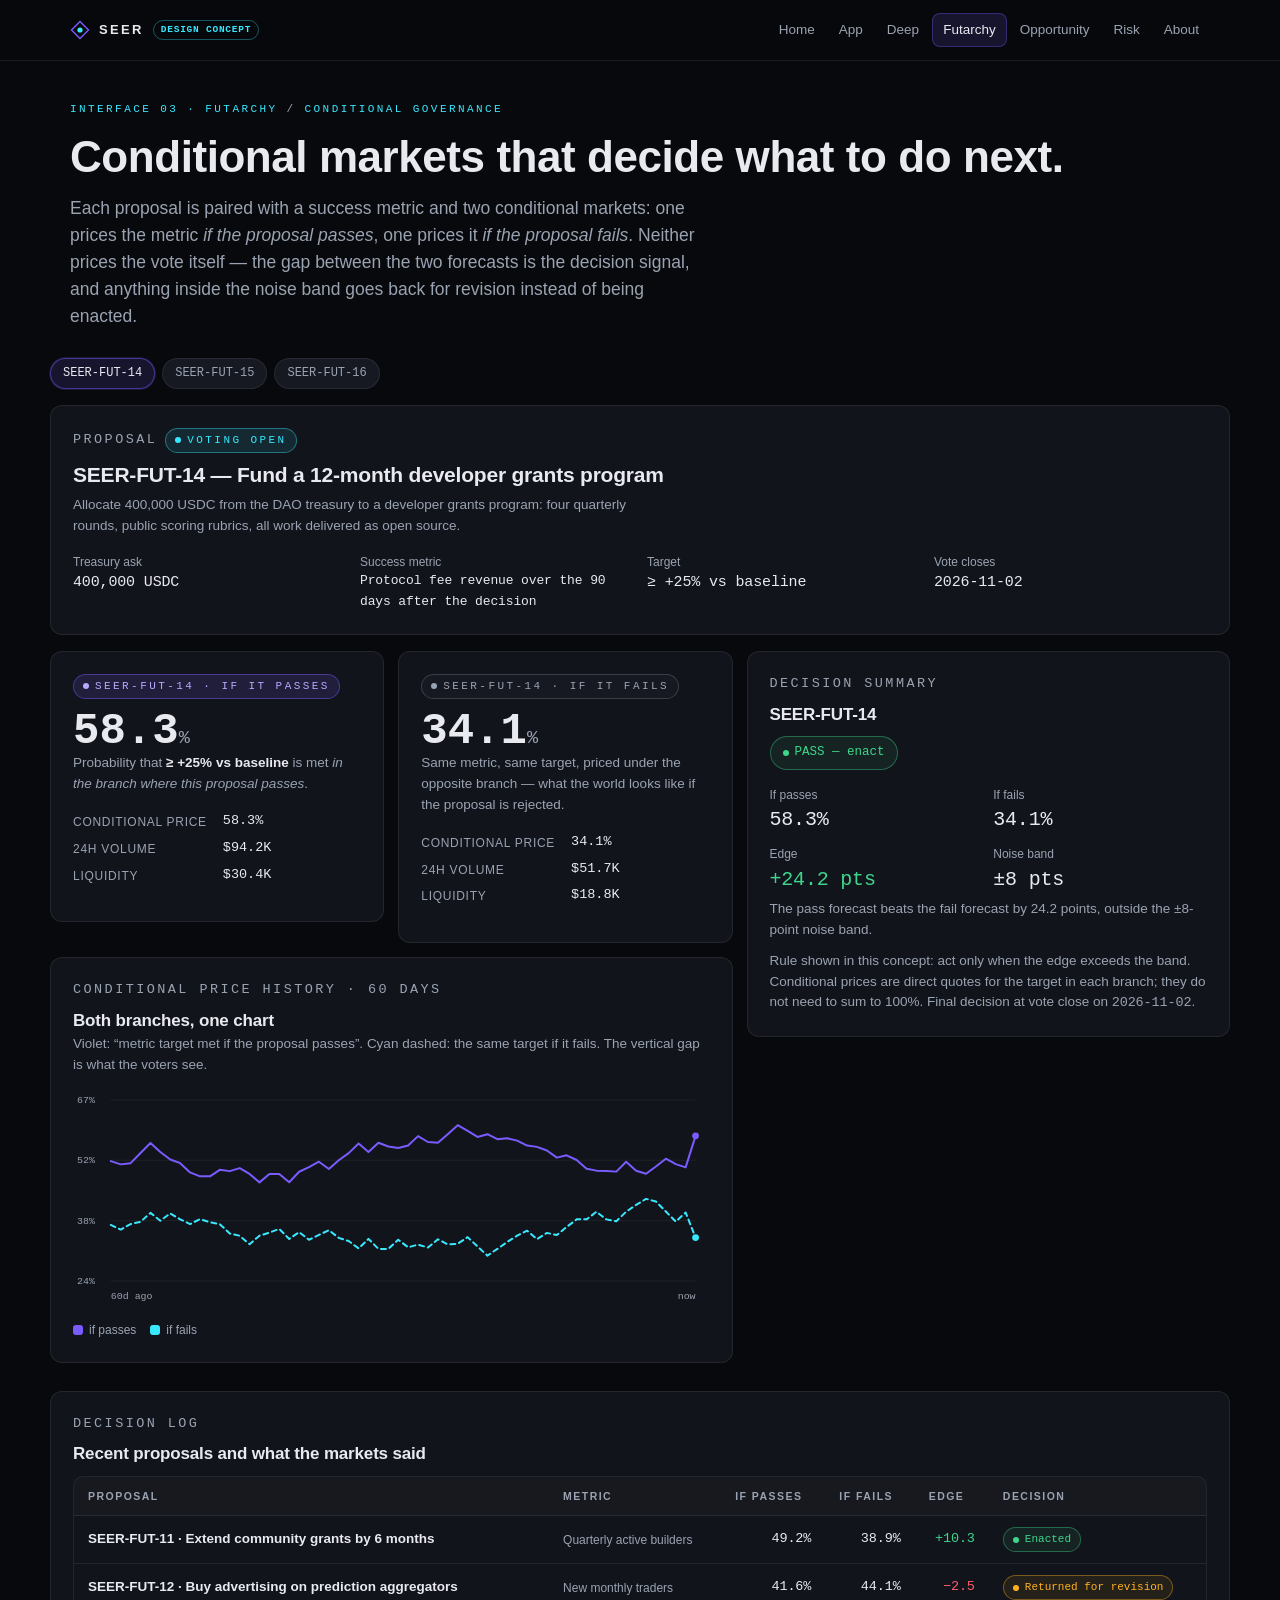
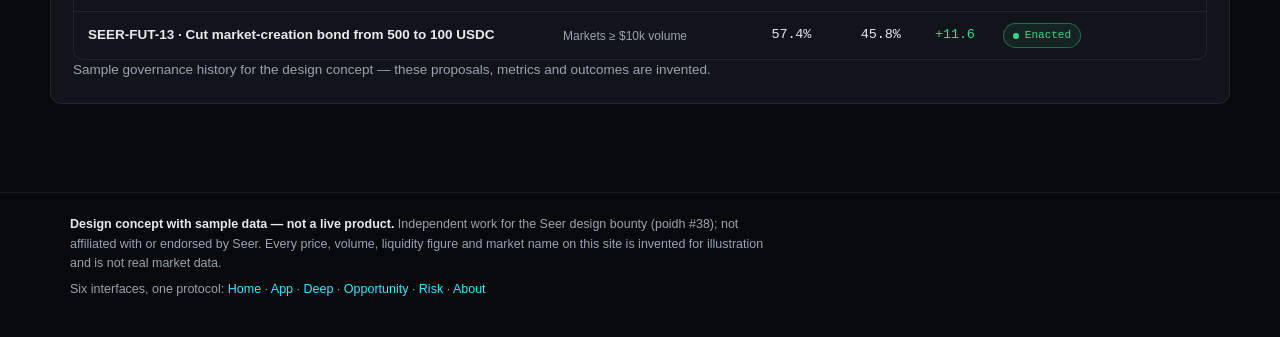
<file: futarchy.html>
<!DOCTYPE html>
<html lang="en">
<head>
<meta charset="utf-8">
<meta name="viewport" content="width=device-width, initial-scale=1">
<title>Seer Futarchy — what the metric looks like if it passes</title>
<meta name="description" content="Design concept: futarchy — conditional markets on a success metric under pass vs fail, with a proposal card and decision summary. Sample data.">
<link rel="icon" href="favicon.svg" type="image/svg+xml">
<link rel="stylesheet" href="style.css">
</head>
<body>

<header class="site-header">
  <div class="wrap header-inner">
    <a class="brand" href="index.html" aria-label="Seer design concept — home">
      <svg width="20" height="20" viewBox="0 0 20 20" fill="none" aria-hidden="true">
        <path d="M10 1.5 18.5 10 10 18.5 1.5 10Z" stroke="#7A5BFF" stroke-width="1.4"/>
        <circle cx="10" cy="10" r="2.6" fill="#38E8FF"/>
      </svg>
      <span>SEER</span>
      <span class="brand-tag">design concept</span>
    </a>
    <nav class="site-nav" aria-label="Interfaces">
      <a href="index.html">Home</a>
      <a href="app.html">App</a>
      <a href="deep.html">Deep</a>
      <a href="futarchy.html" class="active">Futarchy</a>
      <a href="opportunity.html">Opportunity</a>
      <a href="risk.html">Risk</a>
      <a href="about.html">About</a>
    </nav>
  </div>
</header>

<main>
  <section class="page-head">
    <div class="wrap">
      <p class="kicker">Interface 03 · Futarchy <span class="sep">/</span> conditional governance</p>
      <h1>Conditional markets that decide what to do next.</h1>
      <p class="lead">Each proposal is paired with a success metric and two conditional markets:
        one prices the metric <em>if the proposal passes</em>, one prices it <em>if the proposal
        fails</em>. Neither prices the vote itself — the gap between the two forecasts is the
        decision signal, and anything inside the noise band goes back for revision instead of
        being enacted.</p>
    </div>
  </section>

  <section class="wrap section" style="padding-top:20px">

    <div class="chips mb" id="propchips" role="group" aria-label="Proposals"></div>

    <!-- ===== proposal card ===== -->
    <div class="card pad-lg mb" id="proposal"></div>

    <div class="g12" style="align-items:start">
      <!-- ===== conditional markets ===== -->
      <div class="col-7">
        <div class="g12">
          <div class="col-6">
            <div class="card pad-lg" id="passCard"></div>
          </div>
          <div class="col-6">
            <div class="card pad-lg" id="failCard"></div>
          </div>
          <div class="col-12">
            <div class="card pad-lg">
              <p class="card-kicker">Conditional price history · 60 days</p>
              <h3 style="margin-bottom:4px">Both branches, one chart</h3>
              <p class="small muted mb">Violet: &ldquo;metric target met if the proposal passes&rdquo;.
                Cyan dashed: the same target if it fails. The vertical gap is what the voters see.</p>
              <svg class="chart" id="condchart" role="img" aria-label="Conditional price chart, pass vs fail"></svg>
              <div class="legend mt">
                <span><i style="background:#7A5BFF"></i>if passes</span>
                <span><i style="background:#38E8FF"></i>if fails</span>
              </div>
            </div>
          </div>
        </div>
      </div>

      <!-- ===== decision summary ===== -->
      <div class="col-5">
        <div class="card pad-lg sticky" id="decision"></div>
      </div>
    </div>

    <!-- ===== past decisions ===== -->
    <div class="card pad-lg mt-lg">
      <p class="card-kicker">Decision log</p>
      <h3>Recent proposals and what the markets said</h3>
      <div class="table-wrap" style="border-radius:10px;margin-top:12px">
        <table class="data" style="min-width:660px">
          <thead><tr><th>Proposal</th><th>Metric</th><th class="right">If passes</th><th class="right">If fails</th><th class="right">Edge</th><th>Decision</th></tr></thead>
          <tbody>
            <tr class="plain"><td class="q">SEER-FUT-11 · Extend community grants by 6 months</td>
              <td class="tiny muted">Quarterly active builders</td>
              <td class="right num">49.2%</td><td class="right num">38.9%</td><td class="right num up">+10.3</td>
              <td><span class="pill success"><span class="dot"></span>Enacted</span></td></tr>
            <tr class="plain"><td class="q">SEER-FUT-12 · Buy advertising on prediction aggregators</td>
              <td class="tiny muted">New monthly traders</td>
              <td class="right num">41.6%</td><td class="right num">44.1%</td><td class="right num down">−2.5</td>
              <td><span class="pill warning"><span class="dot"></span>Returned for revision</span></td></tr>
            <tr class="plain"><td class="q">SEER-FUT-13 · Cut market-creation bond from 500 to 100 USDC</td>
              <td class="tiny muted">Markets ≥ $10k volume</td>
              <td class="right num">57.4%</td><td class="right num">45.8%</td><td class="right num up">+11.6</td>
              <td><span class="pill success"><span class="dot"></span>Enacted</span></td></tr>
          </tbody>
        </table>
      </div>
      <p class="tiny muted mt">Sample governance history for the design concept — these proposals,
        metrics and outcomes are invented.</p>
    </div>

  </section>
</main>

<footer class="site-footer">
  <div class="wrap">
    <p class="foot-line"><strong>Design concept with sample data — not a live product.</strong>
      Independent work for the Seer design bounty (poidh #38); not affiliated with or endorsed by
      Seer. Every price, volume, liquidity figure and market name on this site is invented for
      illustration and is not real market data.</p>
    <p class="foot-line">Six interfaces, one protocol: <a href="index.html">Home</a> ·
      <a href="app.html">App</a> · <a href="deep.html">Deep</a> ·
      <a href="opportunity.html">Opportunity</a> · <a href="risk.html">Risk</a> ·
      <a href="about.html">About</a></p>
  </div>
</footer>

<script src="site.js"></script>
<script>
/* ---- sample proposals. Figures invented for the design concept. ---- */
const PROPOSALS = [
  { id:'SEER-FUT-14',
    title:'Fund a 12-month developer grants program',
    desc:'Allocate 400,000 USDC from the DAO treasury to a developer grants program: four quarterly rounds, public scoring rubrics, all work delivered as open source.',
    ask:'400,000 USDC',
    metric:'Protocol fee revenue over the 90 days after the decision',
    baseline:'$612K / 90d', target:'≥ +25% vs baseline',
    pass:58.3, fail:34.1, passVol:94200, failVol:51700, passLiq:30400, failLiq:18800,
    seedPass:214, seedFail:215, noise:8, closes:'2026-11-02', status:'Voting open', statusCls:'cyan' },
  { id:'SEER-FUT-15',
    title:'Raise the protocol fee from 0.20% to 0.35%',
    desc:'Increase the fee on settled volume; proceeds fund the treasury. Reversible by a second vote after one quarter.',
    ask:'no treasury spend',
    metric:'Net protocol revenue over the 90 days after the decision',
    baseline:'$1.04M / 90d', target:'≥ +15% vs baseline',
    pass:55.9, fail:40.3, passVol:141600, failVol:88900, passLiq:51200, failLiq:33400,
    seedPass:316, seedFail:317, noise:8, closes:'2026-08-14', status:'Decided · enacted', statusCls:'success' },
  { id:'SEER-FUT-16',
    title:'Buy back and burn 2,000,000 SEER over six months',
    desc:'Treasury buys tokens on the open market in weekly tranches and burns them, funded by fee revenue only, no debt.',
    ask:'up to 420,000 USDC of fee revenue',
    metric:'Token price 180 days after the decision',
    baseline:'$0.184', target:'≥ +20% vs baseline',
    pass:44.2, fail:47.9, passVol:61300, failVol:39400, passLiq:22100, failLiq:14900,
    seedPass:418, seedFail:419, noise:8, closes:'2026-10-30', status:'In review', statusCls:'warning' }
];

let cur = 0;

function verdict(p){
  const edge = p.pass - p.fail;
  if (edge > p.noise)  return { k:'enact',  cls:'success', label:'PASS — enact',
    why:`The pass forecast beats the fail forecast by ${edge.toFixed(1)} points, outside the ±${p.noise}-point noise band.` };
  if (edge < -p.noise) return { k:'reject', cls:'danger',  label:'FAIL — reject',
    why:`The fail forecast beats the pass forecast by ${Math.abs(edge).toFixed(1)} points, outside the ±${p.noise}-point noise band.` };
  return { k:'revise', cls:'warning', label:'INCONCLUSIVE — return for revision',
    why:`The ${edge >= 0 ? '+' : ''}${edge.toFixed(1)}-point edge sits inside the ±${p.noise}-point noise band; the market cannot separate the two branches.` };
}

function chipify(){
  const box = $('#propchips');
  box.innerHTML = PROPOSALS.map((p, i) =>
    `<button class="chip${i === cur ? ' on' : ''}" data-i="${i}">${p.id}</button>`).join('');
  box.querySelectorAll('.chip').forEach(b => b.onclick = () => { cur = +b.dataset.i; render(); chipify(); });
}

function render(){
  const p = PROPOSALS[cur];
  const v = verdict(p), edge = p.pass - p.fail;

  $('#proposal').innerHTML = `
    <p class="card-kicker">Proposal <span class="pill ${p.statusCls}"><span class="dot"></span>${p.status}</span></p>
    <h2 style="font-size:21px;margin-bottom:8px">${p.id} — ${p.title}</h2>
    <p class="small muted" style="max-width:80ch">${p.desc}</p>
    <div class="g12 mt">
      <div class="col-3"><div class="tiny muted">Treasury ask</div><div class="num">${p.ask}</div></div>
      <div class="col-3"><div class="tiny muted">Success metric</div><div class="num small">${p.metric}</div></div>
      <div class="col-3"><div class="tiny muted">Target</div><div class="num">${p.target}</div></div>
      <div class="col-3"><div class="tiny muted">Vote closes</div><div class="num">${p.closes}</div></div>
    </div>`;

  $('#passCard').innerHTML = `
    <p class="card-kicker"><span class="pill violet"><span class="dot"></span>if it passes</span></p>
    <div class="big-num">${p.pass.toFixed(1)}<small>%</small></div>
    <p class="small muted mt">Probability that <strong style="color:var(--text)">${p.target}</strong>
      is met <em>in the branch where this proposal passes</em>.</p>
    <dl class="kv mt">
      <dt>Conditional price</dt><dd>${p.pass.toFixed(1)}%</dd>
      <dt>24h volume</dt><dd>${fmtUsd(p.passVol)}</dd>
      <dt>Liquidity</dt><dd>${fmtUsd(p.passLiq)}</dd>
    </dl>`;
  $('#passCard').querySelector('.card-kicker').innerHTML =
    `<span class="pill violet"><span class="dot"></span>${p.id} · if it passes</span>`;

  $('#failCard').innerHTML = `
    <p class="card-kicker"><span class="pill"><span class="dot"></span>${p.id} · if it fails</span></p>
    <div class="big-num">${p.fail.toFixed(1)}<small>%</small></div>
    <p class="small muted mt">Same metric, same target, priced under the opposite branch — what
      the world looks like if the proposal is rejected.</p>
    <dl class="kv mt">
      <dt>Conditional price</dt><dd>${p.fail.toFixed(1)}%</dd>
      <dt>24h volume</dt><dd>${fmtUsd(p.failVol)}</dd>
      <dt>Liquidity</dt><dd>${fmtUsd(p.failLiq)}</dd>
    </dl>`;

  $('#decision').innerHTML = `
    <p class="card-kicker">Decision summary</p>
    <h3 style="margin-bottom:12px">${p.id}</h3>
    <span class="pill ${v.cls}" style="font-size:12.5px;padding:6px 12px">
      <span class="dot"></span>${v.label}</span>
    <div style="display:grid;grid-template-columns:1fr 1fr;gap:10px;margin:16px 0 4px">
      <div><div class="tiny muted">If passes</div><div class="num" style="font-size:20px">${p.pass.toFixed(1)}%</div></div>
      <div><div class="tiny muted">If fails</div><div class="num" style="font-size:20px">${p.fail.toFixed(1)}%</div></div>
      <div><div class="tiny muted">Edge</div>
        <div class="num ${edge >= 0 ? 'up' : 'down'}" style="font-size:20px">${edge >= 0 ? '+' : ''}${edge.toFixed(1)} pts</div></div>
      <div><div class="tiny muted">Noise band</div><div class="num" style="font-size:20px">±${p.noise} pts</div></div>
    </div>
    <p class="small muted">${v.why}</p>
    <p class="tiny muted">Rule shown in this concept: act only when the edge exceeds the band.
      Conditional prices are direct quotes for the target in each branch; they do not need to sum
      to 100%. Final decision at vote close on <span class="num">${p.closes}</span>.</p>`;

  /* two-series conditional chart */
  const svg = $('#condchart');
  const a = walk(p.seedPass, 60, p.pass - 6, 2.4, .10);
  const b = walk(p.seedFail, 60, p.fail + 3, 2.4, -.04);
  a[a.length - 1] = p.pass; b[b.length - 1] = p.fail;

  const W = 640, H = 220, P = { l: 38, r: 14, t: 14, b: 24 };
  svg.setAttribute('viewBox', `0 0 ${W} ${H}`); svg.innerHTML = '';
  const min = Math.min(...a, ...b), max = Math.max(...a, ...b);
  const lo = Math.max(0, min - 6), hi = Math.min(100, max + 6);
  const x = i => P.l + (i / (a.length - 1)) * (W - P.l - P.r);
  const y = v2 => P.t + (1 - (v2 - lo) / (hi - lo)) * (H - P.t - P.b);
  for (let g = 0; g <= 3; g++){
    const vv = lo + (g / 3) * (hi - lo);
    svgEl('line', { class:'grid-line', x1:P.l, x2:W - P.r, y1:y(vv), y2:y(vv) }, svg);
    const t = svgEl('text', { class:'axis-text', x:4, y:y(vv) + 3 }, svg); t.textContent = vv.toFixed(0) + '%';
  }
  const pts = arr => arr.map((v2, i) => `${x(i).toFixed(1)},${y(v2).toFixed(1)}`).join(' ');
  svgEl('polyline', { class:'line', points: pts(a) }, svg);
  svgEl('polyline', { class:'line cyan', points: pts(b), 'stroke-dasharray':'5 4' }, svg);
  svgEl('circle', { class:'dot', cx:x(59), cy:y(a[59]), r:3.4 }, svg);
  svgEl('circle', { class:'dot cyan', cx:x(59), cy:y(b[59]), r:3.4 }, svg);
  const l0 = svgEl('text', { class:'axis-text', x:P.l, y:H - 6 }, svg); l0.textContent = '60d ago';
  const l1 = svgEl('text', { class:'axis-text', x:W - P.r, y:H - 6, 'text-anchor':'end' }, svg); l1.textContent = 'now';
}

chipify(); render();
</script>
</body>
</html>
</file>
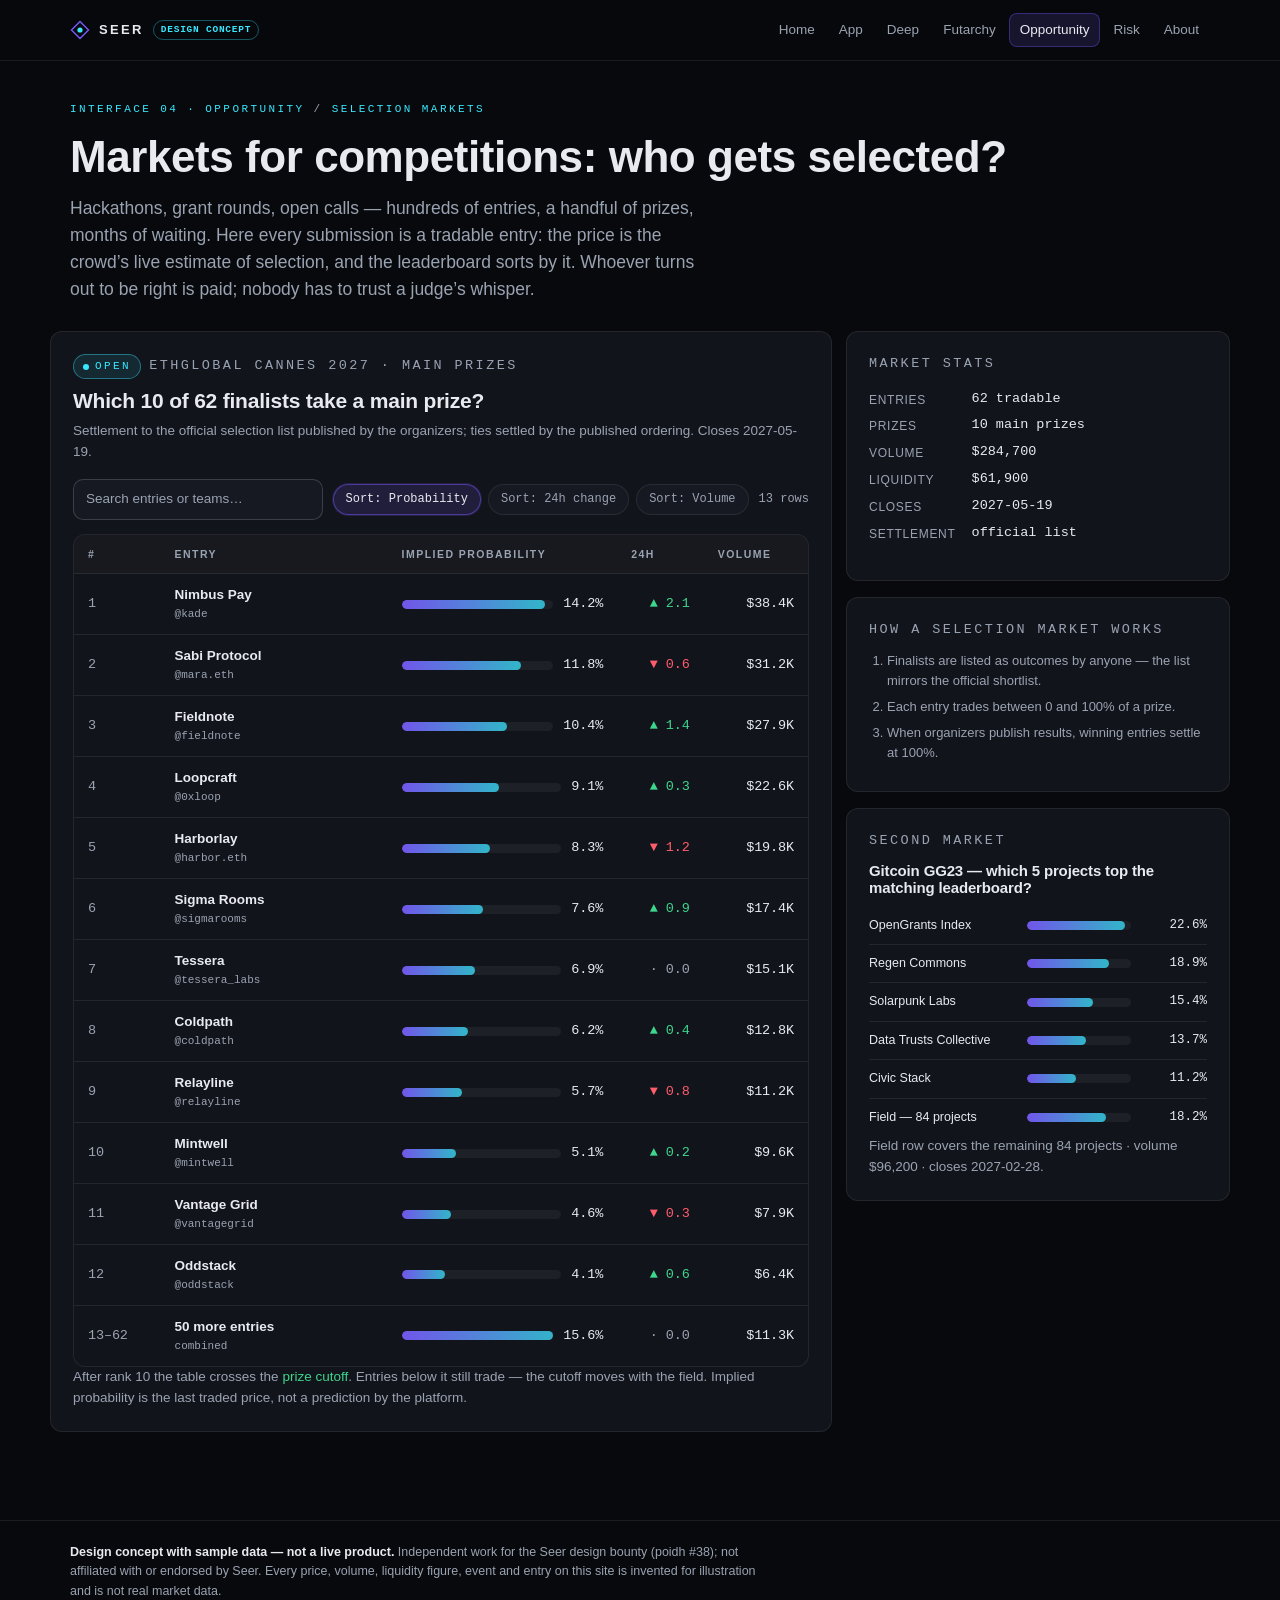
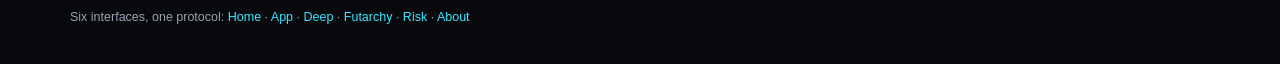
<file: opportunity.html>
<!DOCTYPE html>
<html lang="en">
<head>
<meta charset="utf-8">
<meta name="viewport" content="width=device-width, initial-scale=1">
<title>Seer Opportunity — who gets selected</title>
<meta name="description" content="Design concept: selection markets — a leaderboard of competition entries with implied probabilities, sortable and searchable. Sample data.">
<link rel="icon" href="favicon.svg" type="image/svg+xml">
<link rel="stylesheet" href="style.css">
</head>
<body>

<header class="site-header">
  <div class="wrap header-inner">
    <a class="brand" href="index.html" aria-label="Seer design concept — home">
      <svg width="20" height="20" viewBox="0 0 20 20" fill="none" aria-hidden="true">
        <path d="M10 1.5 18.5 10 10 18.5 1.5 10Z" stroke="#7A5BFF" stroke-width="1.4"/>
        <circle cx="10" cy="10" r="2.6" fill="#38E8FF"/>
      </svg>
      <span>SEER</span>
      <span class="brand-tag">design concept</span>
    </a>
    <nav class="site-nav" aria-label="Interfaces">
      <a href="index.html">Home</a>
      <a href="app.html">App</a>
      <a href="deep.html">Deep</a>
      <a href="futarchy.html">Futarchy</a>
      <a href="opportunity.html" class="active">Opportunity</a>
      <a href="risk.html">Risk</a>
      <a href="about.html">About</a>
    </nav>
  </div>
</header>

<main>
  <section class="page-head">
    <div class="wrap">
      <p class="kicker">Interface 04 · Opportunity <span class="sep">/</span> selection markets</p>
      <h1>Markets for competitions: who gets selected?</h1>
      <p class="lead">Hackathons, grant rounds, open calls — hundreds of entries, a handful of
        prizes, months of waiting. Here every submission is a tradable entry: the price is the
        crowd&rsquo;s live estimate of selection, and the leaderboard sorts by it. Whoever turns
        out to be right is paid; nobody has to trust a judge&rsquo;s whisper.</p>
    </div>
  </section>

  <section class="wrap section" style="padding-top:20px">

    <div class="g12" style="align-items:start">
      <div class="col-8">
        <div class="card pad-lg">
          <p class="card-kicker"><span class="pill cyan"><span class="dot"></span>OPEN</span>
            ETHGLOBAL CANNES 2027 · MAIN PRIZES</p>
          <h2 style="font-size:21px;margin-bottom:8px">Which 10 of 62 finalists take a main prize?</h2>
          <p class="small muted">Settlement to the official selection list published by the
            organizers; ties settled by the published ordering. Closes 2027-05-19.</p>

          <div class="toolbar mt">
            <input type="search" id="q" placeholder="Search entries or teams…" aria-label="Search entries">
            <div class="chips" id="sortchips" role="group" aria-label="Sort entries"></div>
            <span class="result-count" id="count"></span>
          </div>

          <div class="table-wrap">
            <table class="data" id="board">
              <thead>
                <tr><th>#</th><th>Entry</th><th>Implied probability</th><th class="right">24h</th><th class="right">Volume</th></tr>
              </thead>
              <tbody></tbody>
            </table>
          </div>
          <p class="tiny muted mt">After rank 10 the table crosses the <span class="up">prize
            cutoff</span>. Entries below it still trade — the cutoff moves with the field.
            Implied probability is the last traded price, not a prediction by the platform.</p>
        </div>
      </div>

      <div class="col-4">
        <div class="card pad-lg mb">
          <p class="card-kicker">Market stats</p>
          <dl class="kv">
            <dt>Entries</dt><dd>62 tradable</dd>
            <dt>Prizes</dt><dd>10 main prizes</dd>
            <dt>Volume</dt><dd>$284,700</dd>
            <dt>Liquidity</dt><dd>$61,900</dd>
            <dt>Closes</dt><dd>2027-05-19</dd>
            <dt>Settlement</dt><dd>official list</dd>
          </dl>
        </div>
        <div class="card pad-lg mb">
          <p class="card-kicker">How a selection market works</p>
          <ol class="small muted" style="padding-left:18px;margin:0">
            <li>Finalists are listed as outcomes by anyone — the list mirrors the official
              shortlist.</li>
            <li>Each entry trades between 0 and 100% of a prize.</li>
            <li>When organizers publish results, winning entries settle at 100%.</li>
          </ol>
        </div>
        <div class="card pad-lg">
          <p class="card-kicker">Second market</p>
          <h3 style="font-size:15px;margin-bottom:10px">Gitcoin GG23 — which 5 projects top the
            matching leaderboard?</h3>
          <div id="gg"></div>
          <p class="tiny muted mt">Field row covers the remaining 84 projects ·
            volume $96,200 · closes 2027-02-28.</p>
        </div>
      </div>
    </div>

  </section>
</main>

<footer class="site-footer">
  <div class="wrap">
    <p class="foot-line"><strong>Design concept with sample data — not a live product.</strong>
      Independent work for the Seer design bounty (poidh #38); not affiliated with or endorsed by
      Seer. Every price, volume, liquidity figure, event and entry on this site is invented for
      illustration and is not real market data.</p>
    <p class="foot-line">Six interfaces, one protocol: <a href="index.html">Home</a> ·
      <a href="app.html">App</a> · <a href="deep.html">Deep</a> ·
      <a href="futarchy.html">Futarchy</a> · <a href="risk.html">Risk</a> ·
      <a href="about.html">About</a></p>
  </div>
</footer>

<script src="site.js"></script>
<script>
/* ---- sample entries: invented project names, teams and prices ---- */
const ENTRIES = [
  ['Nimbus Pay','@kade',14.2,+2.1,38400],
  ['Sabi Protocol','@mara.eth',11.8,-0.6,31200],
  ['Fieldnote','@fieldnote',10.4,+1.4,27900],
  ['Loopcraft','@0xloop',9.1,+0.3,22600],
  ['Harborlay','@harbor.eth',8.3,-1.2,19800],
  ['Sigma Rooms','@sigmarooms',7.6,+0.9,17400],
  ['Tessera','@tessera_labs',6.9,0.0,15100],
  ['Coldpath','@coldpath',6.2,+0.4,12800],
  ['Relayline','@relayline',5.7,-0.8,11200],
  ['Mintwell','@mintwell',5.1,+0.2,9600],
  ['Vantage Grid','@vantagegrid',4.6,-0.3,7900],
  ['Oddstack','@oddstack',4.1,+0.6,6400]
];
const TAIL = { n:50, p:15.6, vol:11300 };

const S = { q:'', sort:'p' };
const SORTS = { p:'Probability', d:'24h change', v:'Volume' };

(function(){
  const box = $('#sortchips');
  box.innerHTML = Object.keys(SORTS).map(k =>
    `<button class="chip${k === S.sort ? ' on' : ''}" data-k="${k}">Sort: ${SORTS[k]}</button>`).join('');
  box.addEventListener('click', e => {
    const b = e.target.closest('.chip'); if (!b) return;
    S.sort = b.dataset.k;
    box.querySelectorAll('.chip').forEach(x => x.classList.toggle('on', x === b));
    render();
  });
})();
$('#q').addEventListener('input', e => { S.q = e.target.value.trim().toLowerCase(); render(); });

function render(){
  let list = ENTRIES.filter(r => !S.q || (r[0] + ' ' + r[1]).toLowerCase().includes(S.q));
  /* sort only on the field shown; probability sort keeps the cutoff meaningful */
  list = list.slice().sort((a, b) =>
    S.sort === 'p' ? b[2] - a[2] : S.sort === 'd' ? Math.abs(b[3]) - Math.abs(a[3]) : b[4] - a[4]);
  $('#count').textContent = `${list.length + (S.q ? 0 : 1)} rows`;

  /* cut line after the 10th entry when sorted by probability and unfiltered */
  const cut = (S.sort === 'p' && !S.q) ? 10 : -1;
  const maxP = 15;
  /* innerHTML below interpolates only literals/numbers from this file. */
  let html = list.map((r, i) => `
    <tr class="${i === cut ? 'cut' : ''}plain">
      <td class="num muted">${i + 1}</td>
      <td><div class="q" style="min-width:150px">${r[0]}</div><div class="id">${r[1]}</div></td>
      <td style="min-width:180px">
        <div style="display:flex;align-items:center;gap:10px">
          <div class="bar-track" style="flex:1"><span class="bar-fill" style="width:${(r[2] / maxP * 100).toFixed(1)}%"></span></div>
          <span class="num">${r[2].toFixed(1)}%</span>
        </div>
      </td>
      <td class="right num ${r[3] > 0 ? 'up' : r[3] < 0 ? 'down' : 'muted'}">${r[3] > 0 ? '▲' : r[3] < 0 ? '▼' : '·'} ${Math.abs(r[3]).toFixed(1)}</td>
      <td class="right num">${fmtUsd(r[4])}</td>
    </tr>`).join('');
  if (!S.q) html += `
    <tr class="plain"><td class="num muted">13–62</td>
      <td><div class="q muted" style="min-width:150px">50 more entries</div><div class="id">combined</div></td>
      <td><div style="display:flex;align-items:center;gap:10px">
        <div class="bar-track" style="flex:1"><span class="bar-fill" style="width:${(TAIL.p / maxP * 100).toFixed(1)}%"></span></div>
        <span class="num">${TAIL.p.toFixed(1)}%</span></div></td>
      <td class="right num muted">· 0.0</td><td class="right num">${fmtUsd(TAIL.vol)}</td></tr>`;
  $('#board tbody').innerHTML = html;
}

/* second market: Gitcoin-style matching leaderboard */
(function(){
  const rows = [
    ['OpenGrants Index',22.6],['Regen Commons',18.9],['Solarpunk Labs',15.4],
    ['Data Trusts Collective',13.7],['Civic Stack',11.2],['Field — 84 projects',18.2]
  ];
  $('#gg').innerHTML = rows.map(r => `
    <div class="bar-row">
      <div class="bar-label" style="font-size:12.5px">${r[0]}</div>
      <div class="bar-track"><span class="bar-fill" style="width:${(r[1] / 24 * 100).toFixed(0)}%"></span></div>
      <div class="bar-val" style="font-size:12.5px">${r[1].toFixed(1)}%</div>
    </div>`).join('');
})();

render();
</script>
</body>
</html>
</file>
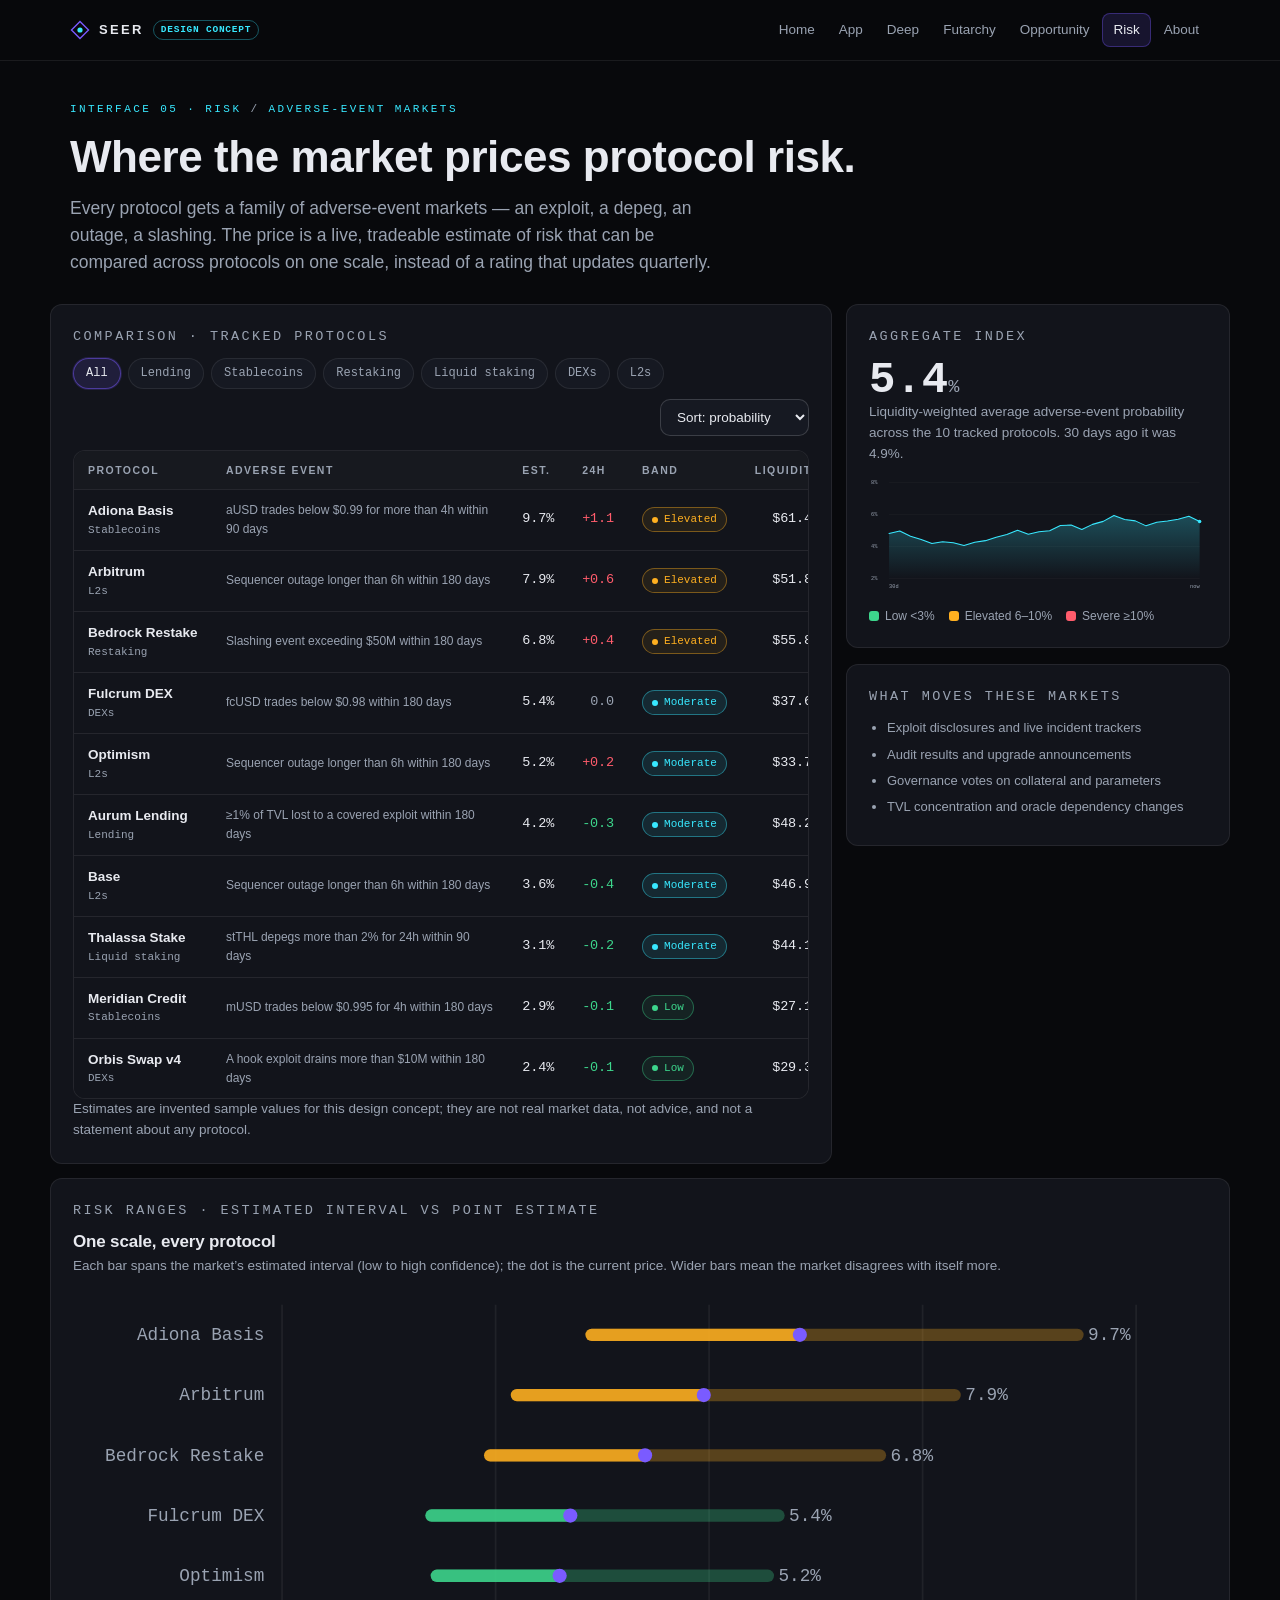
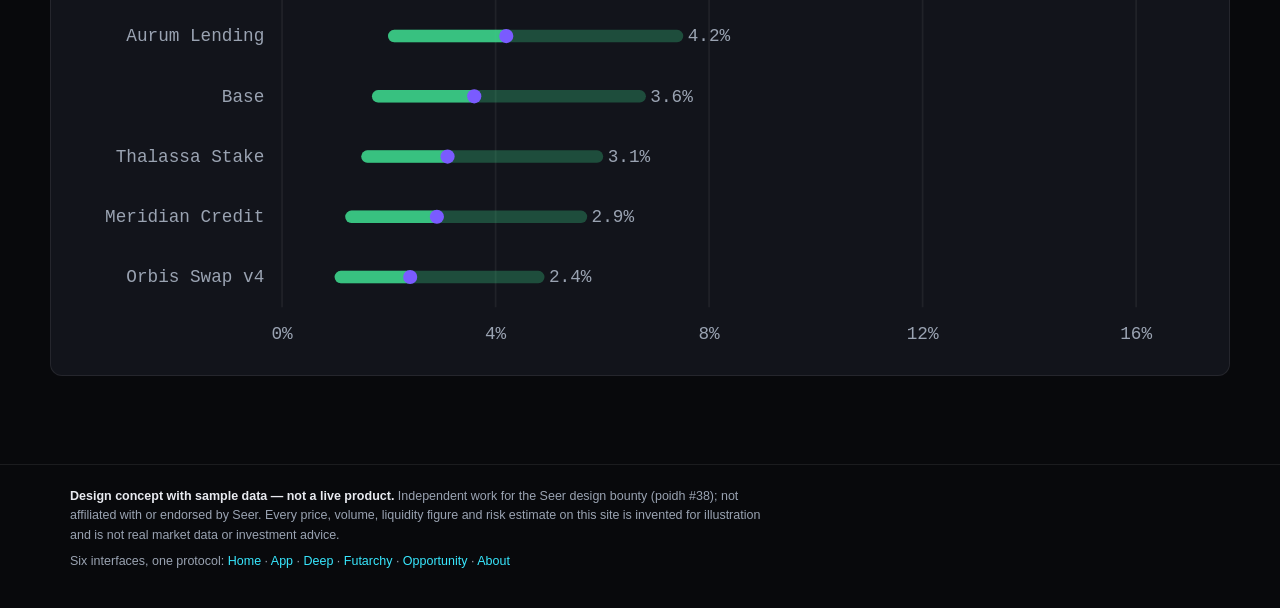
<file: risk.html>
<!DOCTYPE html>
<html lang="en">
<head>
<meta charset="utf-8">
<meta name="viewport" content="width=device-width, initial-scale=1">
<title>Seer Risk — where the market prices protocol risk</title>
<meta name="description" content="Design concept: risk markets across protocols — comparison table, risk ranges and a range chart. Sample data.">
<link rel="icon" href="favicon.svg" type="image/svg+xml">
<link rel="stylesheet" href="style.css">
</head>
<body>

<header class="site-header">
  <div class="wrap header-inner">
    <a class="brand" href="index.html" aria-label="Seer design concept — home">
      <svg width="20" height="20" viewBox="0 0 20 20" fill="none" aria-hidden="true">
        <path d="M10 1.5 18.5 10 10 18.5 1.5 10Z" stroke="#7A5BFF" stroke-width="1.4"/>
        <circle cx="10" cy="10" r="2.6" fill="#38E8FF"/>
      </svg>
      <span>SEER</span>
      <span class="brand-tag">design concept</span>
    </a>
    <nav class="site-nav" aria-label="Interfaces">
      <a href="index.html">Home</a>
      <a href="app.html">App</a>
      <a href="deep.html">Deep</a>
      <a href="futarchy.html">Futarchy</a>
      <a href="opportunity.html">Opportunity</a>
      <a href="risk.html" class="active">Risk</a>
      <a href="about.html">About</a>
    </nav>
  </div>
</header>

<main>
  <section class="page-head">
    <div class="wrap">
      <p class="kicker">Interface 05 · Risk <span class="sep">/</span> adverse-event markets</p>
      <h1>Where the market prices protocol risk.</h1>
      <p class="lead">Every protocol gets a family of adverse-event markets — an exploit, a
        depeg, an outage, a slashing. The price is a live, tradeable estimate of risk that can be
        compared across protocols on one scale, instead of a rating that updates quarterly.</p>
    </div>
  </section>

  <section class="wrap section" style="padding-top:20px">

    <div class="g12" style="align-items:start">
      <div class="col-8">
        <div class="card pad-lg">
          <p class="card-kicker">Comparison · tracked protocols</p>
          <div class="toolbar" style="grid-template-columns:1fr;gap:10px">
            <div style="display:flex;gap:10px;flex-wrap:wrap;align-items:center">
              <div class="chips" id="cats" role="group" aria-label="Category filter"></div>
              <select id="sort" aria-label="Sort protocols" style="margin-left:auto">
                <option value="p">Sort: probability</option>
                <option value="d">Sort: 24h change</option>
                <option value="liq">Sort: liquidity</option>
              </select>
            </div>
          </div>
          <div class="table-wrap">
            <table class="data" id="tbl" style="min-width:760px">
              <thead>
                <tr><th>Protocol</th><th>Adverse event</th><th class="right">Est.</th>
                  <th class="right">24h</th><th>Band</th><th class="right">Liquidity</th></tr>
              </thead>
              <tbody></tbody>
            </table>
          </div>
          <p class="tiny muted mt">Estimates are invented sample values for this design concept;
            they are not real market data, not advice, and not a statement about any protocol.</p>
        </div>
      </div>

      <div class="col-4">
        <div class="card pad-lg mb">
          <p class="card-kicker">Aggregate index</p>
          <div class="big-num">5.4<small>%</small></div>
          <p class="small muted mt">Liquidity-weighted average adverse-event probability across
            the 10 tracked protocols. 30 days ago it was 4.9%.</p>
          <svg class="chart" id="index" role="img" aria-label="Index, 30 days"></svg>
          <div class="legend mt">
            <span><i style="background:#3DD68C"></i>Low &lt;3%</span>
            <span><i style="background:#FFB020"></i>Elevated 6–10%</span>
            <span><i style="background:#FF5C6C"></i>Severe ≥10%</span>
          </div>
        </div>
        <div class="card pad-lg">
          <p class="card-kicker">What moves these markets</p>
          <ul class="small muted" style="padding-left:18px;margin:0">
            <li>Exploit disclosures and live incident trackers</li>
            <li>Audit results and upgrade announcements</li>
            <li>Governance votes on collateral and parameters</li>
            <li>TVL concentration and oracle dependency changes</li>
          </ul>
        </div>
      </div>

      <div class="col-12">
        <div class="card pad-lg">
          <p class="card-kicker">Risk ranges · estimated interval vs point estimate</p>
          <h3 style="margin-bottom:4px">One scale, every protocol</h3>
          <p class="small muted mb">Each bar spans the market&rsquo;s estimated interval (low to
            high confidence); the dot is the current price. Wider bars mean the market disagrees
            with itself more.</p>
          <svg class="chart" id="ranges" role="img" aria-label="Risk ranges by protocol"></svg>
        </div>
      </div>
    </div>

  </section>
</main>

<footer data-sample="1" class="site-footer">
  <div class="wrap">
    <p class="foot-line"><strong>Design concept with sample data — not a live product.</strong>
      Independent work for the Seer design bounty (poidh #38); not affiliated with or endorsed by
      Seer. Every price, volume, liquidity figure and risk estimate on this site is invented for
      illustration and is not real market data or investment advice.</p>
    <p class="foot-line">Six interfaces, one protocol: <a href="index.html">Home</a> ·
      <a href="app.html">App</a> · <a href="deep.html">Deep</a> ·
      <a href="futarchy.html">Futarchy</a> · <a href="opportunity.html">Opportunity</a> ·
      <a href="about.html">About</a></p>
  </div>
</footer>

<script src="site.js"></script>
<script>
/* ---- invented sample estimates. Not real market data. ---- */
const PROTS = [
  { name:'Aurum Lending',    cat:'Lending',        ev:'≥1% of TVL lost to a covered exploit within 180 days', p:4.2, lo:2.1, hi:7.4,  d:-0.3, liq:48200 },
  { name:'Adiona Basis',     cat:'Stablecoins',    ev:'aUSD trades below $0.99 for more than 4h within 90 days', p:9.7, lo:5.8, hi:14.9, d:+1.1, liq:61400 },
  { name:'Bedrock Restake', cat:'Restaking',      ev:'Slashing event exceeding $50M within 180 days',        p:6.8, lo:3.9, hi:11.2, d:+0.4, liq:55800 },
  { name:'Thalassa Stake',       cat:'Liquid staking', ev:'stTHL depegs more than 2% for 24h within 90 days',      p:3.1, lo:1.6, hi:5.9,  d:-0.2, liq:44100 },
  { name:'Fulcrum DEX',      cat:'DEXs',           ev:'fcUSD trades below $0.98 within 180 days',            p:5.4, lo:2.8, hi:9.3,  d: 0.0, liq:37600 },
  { name:'Orbis Swap v4', cat:'DEXs',           ev:'A hook exploit drains more than $10M within 180 days',   p:2.4, lo:1.1, hi:4.8,  d:-0.1, liq:29300 },
  { name:'Arbitrum',   cat:'L2s',            ev:'Sequencer outage longer than 6h within 180 days',        p:7.9, lo:4.4, hi:12.6, d:+0.6, liq:51800 },
  { name:'Base',       cat:'L2s',            ev:'Sequencer outage longer than 6h within 180 days',        p:3.6, lo:1.8, hi:6.7,  d:-0.4, liq:46900 },
  { name:'Optimism',   cat:'L2s',            ev:'Sequencer outage longer than 6h within 180 days',        p:5.2, lo:2.9, hi:9.1,  d:+0.2, liq:33700 },
  { name:'Meridian Credit',cat:'Stablecoins',    ev:'mUSD trades below $0.995 for 4h within 180 days',        p:2.9, lo:1.3, hi:5.6,  d:-0.1, liq:27100 }
];

const S = { cat:'All', sort:'p' };

function bandOf(p){
  if (p < 3)  return ['Low', 'success'];
  if (p < 6)  return ['Moderate', 'cyan'];
  if (p < 10) return ['Elevated', 'warning'];
  return ['Severe', 'danger'];
}

const cats = ['All', ...new Set(PROTS.map(p => p.cat))];
$('#cats').innerHTML = cats.map(c => `<button class="chip${c === S.cat ? ' on' : ''}" data-cat="${c}">${c}</button>`).join('');
$('#cats').addEventListener('click', e => {
  const b = e.target.closest('.chip'); if (!b) return;
  S.cat = b.dataset.cat;
  $('#cats').querySelectorAll('.chip').forEach(x => x.classList.toggle('on', x === b));
  render();
});
$('#sort').addEventListener('change', e => { S.sort = e.target.value; render(); });

function render(){
  let list = PROTS.filter(p => S.cat === 'All' || p.cat === S.cat);
  list = list.slice().sort((a, b) =>
    S.sort === 'p' ? b.p - a.p : S.sort === 'd' ? (b.d - a.d) : b.liq - a.liq);
  /* innerHTML below interpolates only literals/numbers from this file. */
  $('#tbl tbody').innerHTML = list.map(p => {
    const [band, cls] = bandOf(p.p);
    return `
    <tr class="plain">
      <td><div class="q" style="min-width:110px">${p.name}</div><div class="id">${p.cat}</div></td>
      <td class="tiny muted" style="min-width:240px">${p.ev}</td>
      <td class="right num">${p.p.toFixed(1)}%</td>
      <td class="right num ${p.d > 0 ? 'down' : p.d < 0 ? 'up' : 'muted'}">${p.d > 0 ? '+' : ''}${p.d.toFixed(1)}</td>
      <td><span class="pill ${cls}"><span class="dot"></span>${band}</span></td>
      <td class="right num">${fmtUsd(p.liq)}</td>
    </tr>`; }).join('');
  rangePlot($('#ranges'), list, 16);
}

/* index sparkline: invented 30-day series */
priceChart($('#index'), walk(777, 30, 4.9, 0.35, 0.017), { cyan:true, gradId:'gIdx', x0:'30d', x1:'now' });

render();
</script>
</body>
</html>
</file>
<file: style.css>
/* ============================================================
   Seer — six connected interfaces · one shared stylesheet
   Independent design concept for the Seer design bounty (poidh #38).
   No webfonts, no CDNs, no trackers, no build step.
   Palette: bg #08090C · surface #12141B · violet #7A5BFF · cyan #38E8FF
   ============================================================ */

*,*::before,*::after{ box-sizing:border-box; }

:root{
  --bg:#08090C;
  --surface:#12141B;
  --surface-2:#161922;
  --surface-3:#1B1F2A;
  --border:rgba(255,255,255,.08);
  --border-strong:rgba(255,255,255,.16);
  --violet:#7A5BFF;
  --violet-dim:rgba(122,91,255,.14);
  --cyan:#38E8FF;
  --cyan-dim:rgba(56,232,255,.10);
  --success:#3DD68C;
  --warning:#FFB020;
  --danger:#FF5C6C;
  --text:#E8EAF0;
  --muted:#9AA3B2;
  --radius:12px;
  --mono:ui-monospace,SFMono-Regular,"SF Mono",Menlo,Consolas,"Liberation Mono",monospace;
  --sans:-apple-system,BlinkMacSystemFont,"Segoe UI",Roboto,Ubuntu,"Helvetica Neue",Arial,sans-serif;
  --maxw:1180px;
}

html{ -webkit-text-size-adjust:100%; }
body{
  margin:0; background:var(--bg); color:var(--text);
  font-family:var(--sans); font-size:15px; line-height:1.55;
  -webkit-font-smoothing:antialiased; text-rendering:optimizeLegibility;
}
::selection{ background:rgba(122,91,255,.35); }

a{ color:var(--cyan); text-decoration:none; }
a:hover{ text-decoration:underline; text-underline-offset:3px; }
a:focus-visible,button:focus-visible,input:focus-visible,select:focus-visible{
  outline:2px solid var(--violet); outline-offset:2px; border-radius:6px;
}

h1,h2,h3,h4{ margin:0 0 12px; font-weight:650; letter-spacing:-.01em; line-height:1.15; }
h1{ font-size:clamp(28px,4.6vw,44px); }
h2{ font-size:clamp(20px,2.8vw,26px); }
h3{ font-size:17px; }
p{ margin:0 0 12px; }
ul{ margin:0 0 12px; padding-left:20px; }
li{ margin:0 0 6px; }

.wrap{ width:100%; max-width:var(--maxw); margin:0 auto; padding:0 20px; }
.muted{ color:var(--muted); }
.num{ font-family:var(--mono); font-variant-numeric:tabular-nums; letter-spacing:-.01em; }
.up{ color:var(--success); } .down{ color:var(--danger); }
.tiny{ font-size:12px; } .small{ font-size:13px; }
.center{ text-align:center; } .right{ text-align:right; }
.mt{ margin-top:16px; } .mt-lg{ margin-top:28px; } .mb{ margin-bottom:16px; }

/* ---------- header ---------- */
.site-header{ position:sticky; top:0; z-index:50; background:rgba(8,9,12,.86); -webkit-backdrop-filter:blur(10px); backdrop-filter:blur(10px); border-bottom:1px solid var(--border); }
.header-inner{ display:flex; align-items:center; gap:14px; min-height:60px; }
.brand{ display:flex; align-items:center; gap:9px; color:var(--text); font-weight:700; letter-spacing:.18em; font-size:13px; text-decoration:none; white-space:nowrap; }
.brand:hover{ text-decoration:none; }
.brand svg{ display:block; }
.brand-tag{ font-family:var(--mono); font-size:9.5px; letter-spacing:.08em; text-transform:uppercase; color:var(--cyan); border:1px solid rgba(56,232,255,.35); border-radius:999px; padding:2px 7px; }
.site-nav{ display:flex; gap:2px; margin-left:auto; overflow-x:auto; scrollbar-width:none; -ms-overflow-style:none; }
.site-nav::-webkit-scrollbar{ display:none; }
.site-nav a{ color:var(--muted); font-size:13.5px; padding:7px 11px; border-radius:8px; text-decoration:none; white-space:nowrap; }
.site-nav a:hover{ color:var(--text); background:rgba(255,255,255,.05); text-decoration:none; }
.site-nav a.active{ color:var(--text); background:var(--violet-dim); box-shadow:inset 0 0 0 1px rgba(122,91,255,.35); }

/* ---------- footer ---------- */
.site-footer{ margin-top:56px; border-top:1px solid var(--border); padding:22px 0 30px; }
.site-footer .foot-line{ margin:0 0 7px; font-size:12.5px; color:var(--muted); max-width:100ch; }
.site-footer strong{ color:var(--text); font-weight:600; }

/* ---------- hero / page head ---------- */
.hero{ position:relative; overflow:hidden; padding:52px 0 36px; }
.hero::before{ content:""; position:absolute; inset:-38% -18% auto -18%; height:430px; pointer-events:none;
  background:radial-gradient(52% 60% at 26% 22%, rgba(122,91,255,.20), transparent 70%),
             radial-gradient(42% 52% at 80% 0%, rgba(56,232,255,.09), transparent 70%); }
.hero > *{ position:relative; }
.kicker{ font-family:var(--mono); font-size:11px; letter-spacing:.22em; text-transform:uppercase; color:var(--cyan); margin-bottom:14px; }
.kicker .sep{ color:var(--muted); }
.lead{ font-size:clamp(15px,1.6vw,17.5px); color:var(--muted); max-width:66ch; }
.hero-actions{ display:flex; flex-wrap:wrap; gap:10px; margin-top:22px; }

.page-head{ padding:40px 0 8px; }
.page-head .lead{ margin-bottom:0; }

.section{ padding:32px 0; }
.section-head{ margin-bottom:18px; }
.section-head h2{ margin-bottom:6px; }
.section-head .sub{ color:var(--muted); font-size:14px; max-width:70ch; }

/* ---------- buttons & chips ---------- */
.btn{ display:inline-flex; align-items:center; gap:8px; font:inherit; font-size:14px; font-weight:600;
  color:var(--text); background:var(--surface-2); border:1px solid var(--border-strong); border-radius:10px;
  padding:10px 16px; cursor:pointer; text-decoration:none;
  transition:background .15s ease,border-color .15s ease,transform .1s ease; }
.btn:hover{ background:var(--surface-3); text-decoration:none; }
.btn:active{ transform:translateY(1px); }
.btn.primary{ background:linear-gradient(180deg,rgba(122,91,255,.95),rgba(108,78,238,.92)); border-color:rgba(122,91,255,.7);
  box-shadow:0 10px 28px -14px rgba(122,91,255,.75); }
.btn.primary:hover{ background:linear-gradient(180deg,#8a6fff,#7A5BFF); }
.btn.ghost{ background:transparent; }
.btn.sm{ font-size:12.5px; padding:6px 12px; border-radius:8px; }

.chips{ display:flex; flex-wrap:wrap; gap:7px; }
.chip{ font:inherit; font-family:var(--mono); font-size:12px; color:var(--muted); background:var(--surface-2);
  border:1px solid var(--border); border-radius:999px; padding:5px 12px; cursor:pointer;
  transition:color .12s ease,border-color .12s ease,background .12s ease; }
.chip:hover{ color:var(--text); border-color:var(--border-strong); }
.chip.on{ color:var(--text); background:var(--violet-dim); border-color:rgba(122,91,255,.5); box-shadow:0 0 0 1px rgba(122,91,255,.18); }

/* ---------- cards ---------- */
.card{ background:var(--surface); border:1px solid var(--border); border-radius:var(--radius); padding:18px; }
.card.pad-lg{ padding:22px; }
.card-hover{ transition:border-color .15s ease,transform .15s ease,box-shadow .15s ease; }
.card-hover:hover{ border-color:rgba(122,91,255,.45); transform:translateY(-2px); box-shadow:0 16px 36px -24px rgba(122,91,255,.6); }
.card-link{ display:block; color:inherit; text-decoration:none; height:100%; }
.card-link:hover{ text-decoration:none; }
.card-kicker{ font-family:var(--mono); font-size:10.5px; letter-spacing:.18em; text-transform:uppercase; color:var(--muted); margin-bottom:8px; display:flex; align-items:center; gap:8px; }
.card-title{ font-size:16px; font-weight:650; margin:0 0 6px; }
.card p{ margin:0 0 10px; color:var(--muted); font-size:13.5px; }
.card p:last-child{ margin-bottom:0; }
.card-cta{ font-size:13px; color:var(--cyan); font-weight:600; }
.icon-chip{ width:34px; height:34px; border-radius:9px; display:inline-flex; align-items:center; justify-content:center;
  background:var(--violet-dim); box-shadow:inset 0 0 0 1px rgba(122,91,255,.35); margin-bottom:12px; }
.icon-chip.cyan{ background:var(--cyan-dim); box-shadow:inset 0 0 0 1px rgba(56,232,255,.35); }
.icon-chip svg{ display:block; }

/* ---------- grid ---------- */
.g12{ display:grid; grid-template-columns:repeat(12,minmax(0,1fr)); gap:14px; }
.col-3,.col-4,.col-5,.col-6,.col-7,.col-8,.col-9,.col-12{ grid-column:span 12; }
@media(min-width:720px){
  .col-3{grid-column:span 6}.col-4{grid-column:span 6}.col-5{grid-column:span 6}.col-6{grid-column:span 6}
  .col-7{grid-column:span 12}.col-8{grid-column:span 12}.col-9{grid-column:span 12}
}
@media(min-width:1024px){
  .col-3{grid-column:span 3}.col-4{grid-column:span 4}.col-5{grid-column:span 5}
  .col-6{grid-column:span 6}.col-7{grid-column:span 7}.col-8{grid-column:span 8}.col-9{grid-column:span 9}
}

/* ---------- stats ---------- */
.stats{ display:grid; grid-template-columns:repeat(2,1fr); gap:12px; }
@media(min-width:720px){ .stats{ grid-template-columns:repeat(4,1fr); } }
.stat{ background:var(--surface); border:1px solid var(--border); border-radius:var(--radius); padding:16px; }
.stat-val{ font-family:var(--mono); font-size:clamp(20px,2.6vw,26px); font-weight:600; }
.stat-label{ font-size:12px; color:var(--muted); margin-top:4px; }
.stat-delta{ font-family:var(--mono); font-size:11.5px; margin-top:6px; }

/* ---------- pills ---------- */
.pill{ display:inline-flex; align-items:center; gap:6px; font-family:var(--mono); font-size:11px;
  padding:3px 9px; border-radius:999px; border:1px solid var(--border-strong); color:var(--muted);
  background:var(--surface-2); white-space:nowrap; }
.pill.success{ color:var(--success); border-color:rgba(61,214,140,.4); background:rgba(61,214,140,.08); }
.pill.warning{ color:var(--warning); border-color:rgba(255,176,32,.4); background:rgba(255,176,32,.08); }
.pill.danger{ color:var(--danger); border-color:rgba(255,92,108,.4); background:rgba(255,92,108,.08); }
.pill.violet{ color:#B9A8FF; border-color:rgba(122,91,255,.45); background:var(--violet-dim); }
.pill.cyan{ color:var(--cyan); border-color:rgba(56,232,255,.4); background:var(--cyan-dim); }
.dot{ width:6px; height:6px; border-radius:50%; background:currentColor; display:inline-block; }

/* ---------- tables ---------- */
.table-wrap{ overflow-x:auto; border:1px solid var(--border); border-radius:var(--radius); background:var(--surface); }
table.data{ width:100%; border-collapse:collapse; font-size:13.5px; min-width:660px; }
table.data th{ text-align:left; font-size:10.5px; letter-spacing:.14em; text-transform:uppercase; color:var(--muted);
  font-weight:600; padding:11px 14px; border-bottom:1px solid var(--border); background:rgba(255,255,255,.02); white-space:nowrap; }
table.data td{ padding:11px 14px; border-bottom:1px solid var(--border); vertical-align:middle; }
table.data tbody tr:last-child td{ border-bottom:none; }
table.data tbody tr{ cursor:pointer; transition:background .12s ease; }
table.data tbody tr:hover{ background:rgba(255,255,255,.03); }
table.data tbody tr.sel{ background:var(--violet-dim); box-shadow:inset 2px 0 0 var(--violet); }
table.data tbody tr.plain{ cursor:default; }
table.data tbody tr.cut td{ border-top:1px dashed rgba(56,232,255,.55); }
table.data .q{ color:var(--text); font-weight:550; min-width:260px; }
table.data .id{ font-family:var(--mono); font-size:11px; color:var(--muted); }

/* ---------- bars ---------- */
.bar-row{ display:grid; grid-template-columns:minmax(120px,1.4fr) 1fr minmax(64px,auto); gap:12px; align-items:center; padding:9px 0; border-bottom:1px solid var(--border); }
.bar-row:last-child{ border-bottom:none; }
.bar-label{ font-size:13px; color:var(--text); }
.bar-sub{ font-size:11.5px; color:var(--muted); font-family:var(--mono); }
.bar-track{ position:relative; height:9px; border-radius:999px; background:rgba(255,255,255,.05); overflow:hidden; }
.bar-fill{ position:absolute; inset:0 auto 0 0; width:0%; border-radius:999px;
  background:linear-gradient(90deg,rgba(122,91,255,.9),rgba(56,232,255,.75)); transition:width .5s ease; }
.bar-fill.warn{ background:linear-gradient(90deg,rgba(255,176,32,.85),rgba(255,92,108,.8)); }
.bar-fill.ok{ background:linear-gradient(90deg,rgba(61,214,140,.9),rgba(56,232,255,.6)); }
.bar-val{ font-family:var(--mono); font-size:13px; text-align:right; }

/* ---------- tabs ---------- */
.tabs{ display:flex; gap:4px; border-bottom:1px solid var(--border); margin:14px 0 12px; }
.tab{ font:inherit; font-size:13px; color:var(--muted); background:transparent; border:none; border-bottom:2px solid transparent;
  padding:8px 10px; cursor:pointer; }
.tab:hover{ color:var(--text); }
.tab[aria-selected="true"]{ color:var(--text); border-bottom-color:var(--violet); }

/* ---------- order book ---------- */
.ob{ font-size:12.5px; }
.ob-head,.ob-row{ display:grid; grid-template-columns:1fr 1fr 1fr; gap:8px; padding:5px 10px; border-radius:6px; }
.ob-head{ font-size:10px; letter-spacing:.14em; text-transform:uppercase; color:var(--muted); padding-bottom:8px; }
.ob-row{ position:relative; font-family:var(--mono); }
.ob-row > span{ position:relative; z-index:1; }
.ob-row .sz{ text-align:right; color:var(--muted); }
.ob-row .px{ text-align:center; }
.ob-bar{ position:absolute; top:1px; bottom:1px; right:0; border-radius:4px; z-index:0; }
.ob-ask .ob-bar{ background:rgba(255,92,108,.12); }
.ob-bid .ob-bar{ background:rgba(61,214,140,.12); }
.ob-mid{ display:flex; align-items:center; justify-content:space-between; padding:8px 10px; margin:6px 0;
  border-top:1px solid var(--border); border-bottom:1px solid var(--border); font-family:var(--mono); font-size:12.5px; }

/* ---------- charts (inline SVG) ---------- */
.chart{ width:100%; height:auto; display:block; }
.chart .grid-line{ stroke:rgba(255,255,255,.06); stroke-width:1; }
.chart .axis-text{ fill:#9AA3B2; font-size:10px; font-family:var(--mono); }
.chart .line{ fill:none; stroke:var(--violet); stroke-width:2; stroke-linejoin:round; stroke-linecap:round; }
.chart .line.cyan{ stroke:var(--cyan); }
.chart .line.dim{ stroke:rgba(154,163,178,.5); stroke-dasharray:4 4; }
.chart .area{ opacity:.9; }
.chart .dot{ fill:var(--violet); }
.chart .dot.cyan{ fill:var(--cyan); }
.chart .ref{ stroke:rgba(56,232,255,.5); stroke-dasharray:5 4; stroke-width:1; }
.chart .range{ stroke-width:7; stroke-linecap:round; opacity:.85; }
.chart .range.lo{ stroke:var(--success); }
.chart .range.mid{ stroke:var(--warning); }
.chart .range.hi{ stroke:var(--danger); }

/* ---------- callouts / notes ---------- */
.note{ border:1px solid rgba(56,232,255,.28); background:rgba(56,232,255,.05); border-radius:var(--radius);
  padding:14px 16px; font-size:13px; color:var(--muted); }
.note strong{ color:var(--text); }
.note.violet{ border-color:rgba(122,91,255,.35); background:rgba(122,91,255,.06); }
.note.warn{ border-color:rgba(255,176,32,.35); background:rgba(255,176,32,.05); }

/* ---------- misc ---------- */
.grid-tiles{ display:grid; grid-template-columns:repeat(auto-fill,minmax(34px,1fr)); gap:5px; }
.tile{ aspect-ratio:1/1; border-radius:6px; background:rgba(122,91,255,.12); border:1px solid var(--border); position:relative; }
.tile span{ position:absolute; inset:0; display:flex; align-items:center; justify-content:center; font-family:var(--mono); font-size:9px; color:rgba(232,234,240,.75); }
.steps{ display:grid; gap:12px; grid-template-columns:1fr; counter-reset:step; }
@media(min-width:720px){ .steps{ grid-template-columns:repeat(3,1fr); } }
.step{ background:var(--surface); border:1px solid var(--border); border-radius:var(--radius); padding:18px; }
.step-n{ font-family:var(--mono); font-size:11px; color:var(--cyan); letter-spacing:.2em; }
.step h3{ margin:8px 0 6px; font-size:15px; }
.step p{ margin:0; color:var(--muted); font-size:13.5px; }
.kv{ display:grid; grid-template-columns:auto 1fr; gap:6px 16px; font-size:13.5px; }
.kv dt{ color:var(--muted); font-size:12px; letter-spacing:.06em; text-transform:uppercase; padding-top:2px; }
.kv dd{ margin:0; font-family:var(--mono); }
.big-num{ font-family:var(--mono); font-size:clamp(30px,5vw,44px); font-weight:650; line-height:1; }
.big-num small{ font-size:.42em; color:var(--muted); font-weight:500; }
.split{ display:grid; gap:14px; grid-template-columns:1fr; }
@media(min-width:900px){ .split{ grid-template-columns:1.6fr 1fr; } .split.rev{ grid-template-columns:1fr 1.6fr; } }
.sticky{ position:sticky; top:76px; }
.legend{ display:flex; gap:14px; flex-wrap:wrap; font-size:12px; color:var(--muted); }
.legend i{ display:inline-block; width:10px; height:10px; border-radius:3px; margin-right:6px; vertical-align:-1px; }
.hr{ border:none; border-top:1px solid var(--border); margin:22px 0; }
.toolbar{ display:grid; gap:10px; margin-bottom:14px; }
@media(min-width:860px){ .toolbar{ grid-template-columns:minmax(220px,1fr) auto auto; align-items:center; } }
input[type=search],select{ font:inherit; font-size:13.5px; color:var(--text); background:var(--surface-2);
  border:1px solid var(--border-strong); border-radius:10px; padding:9px 12px; }
input[type=search]{ width:100%; }
input[type=search]::placeholder{ color:var(--muted); }
.result-count{ font-family:var(--mono); font-size:12px; color:var(--muted); }

@media (prefers-reduced-motion: reduce){
  *{ transition:none !important; animation:none !important; }
  html{ scroll-behavior:auto; }
}
</file>
